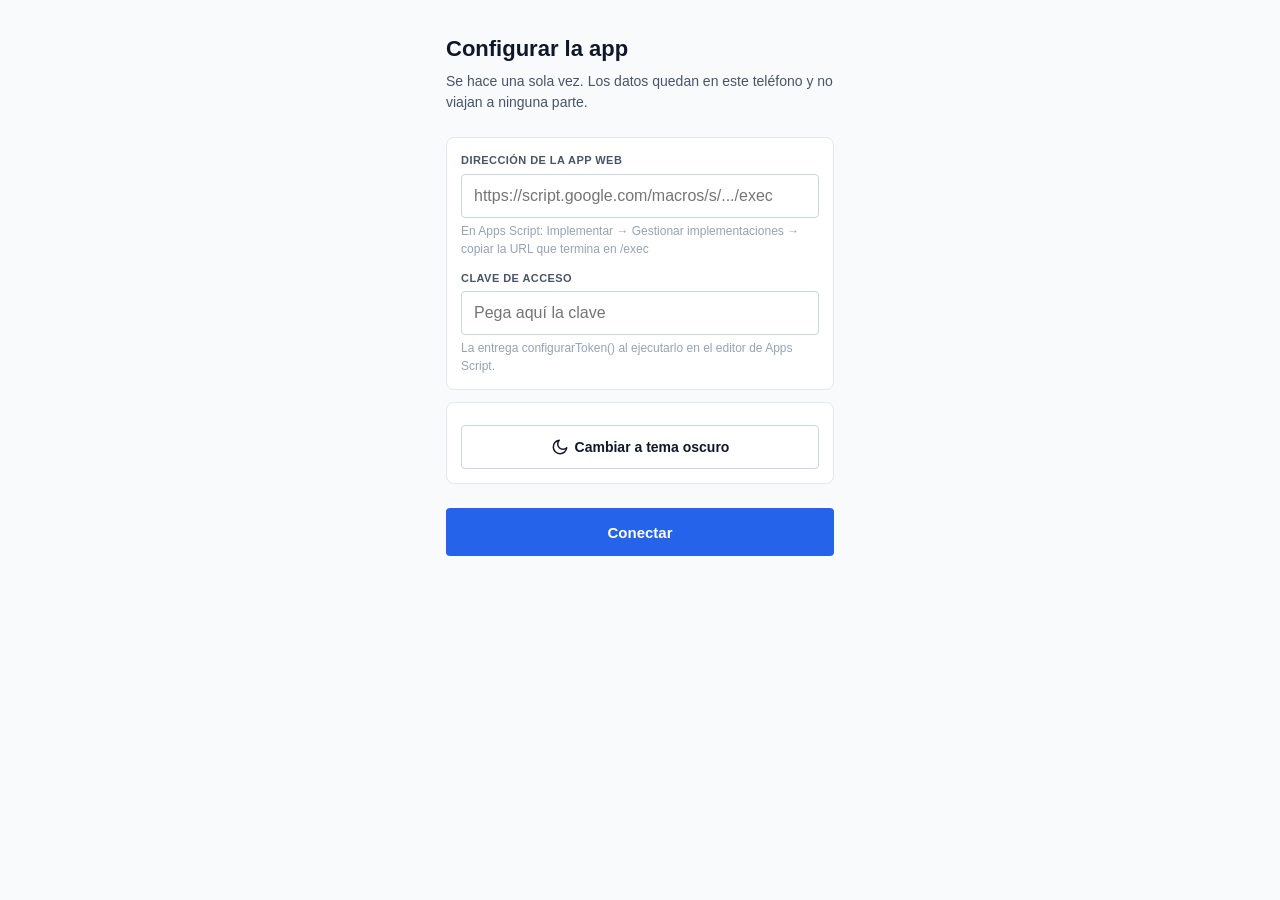
<file: docs/index.html>
<!DOCTYPE html>
<html lang="es">
<head>
<meta charset="utf-8">
<meta name="viewport" content="width=device-width, initial-scale=1, viewport-fit=cover">
<meta name="theme-color" content="#2563eb">
<title>Ronda Fonoaudiología</title>
<link rel="manifest" href="manifest.json">
<link rel="icon" href="icon-192.png">
<link rel="apple-touch-icon" href="icon-192.png">
<link rel="stylesheet" href="styles.css">
</head>
<body>

<!-- Aparece cuando se instaló una versión nueva de la app. Va en el flujo, arriba
     de todo, y no fijo: así no tapa los botones de la cabecera. -->
<div class="aviso-version oculto" id="avisoVersion">
  <button id="avisoVersionCargar">Hay una versión nueva de la app · Toca para cargarla</button>
  <button id="avisoVersionCerrar" aria-label="Ahora no">×</button>
</div>

<!-- Configuración inicial -->
<div id="configuracion" class="oculto"></div>

<!-- App -->
<div id="app" class="oculto">

  <div id="ronda">
    <div class="barra">
      <div class="barra-fila">
        <div class="barra-titulo">
          <div class="eyebrow">Fonoaudiología</div>
          <h1>Ronda</h1>
        </div>
        <button class="pill sync-off" id="pillSync"></button>
        <button class="icon-btn" id="btnRefrescar" aria-label="Actualizar censo"></button>
        <button class="icon-btn" id="btnAjustes" aria-label="Configuración"></button>
      </div>

      <div class="subfila">
        <span id="fechaHoy"></span>
        <span class="frescura" id="estadoLista"></span>
      </div>

      <div class="buscador">
        <button class="buscador-cerrado" id="buscadorCerrado">
          <span id="icoBuscar"></span>
          <span>Buscar cama, nombre o RUT</span>
        </button>
        <div class="buscador-abierto oculto" id="buscadorAbierto">
          <input type="search" id="inputBuscar" placeholder="Cama, nombre o RUT" autocomplete="off">
          <button id="btnCerrarBuscar">Cerrar</button>
        </div>
      </div>

      <div class="progreso">
        <div class="progreso-fila">
          <span id="progresoTexto">—</span>
          <span id="progresoPct" style="font-weight:600;color:var(--primary)">—</span>
        </div>
        <div class="progreso-barra"><div class="progreso-relleno" id="progresoRelleno" style="width:0%"></div></div>
      </div>
    </div>

    <main>
      <div id="lista"></div>
      <button class="plegable oculto" id="bloqueEgresos">
        <span id="icoArchivo"></span>
        <span id="egresosTexto">Egresos recientes</span>
        <span class="flecha" id="icoFlecha"></span>
      </button>
      <div id="listaEgresos" class="oculto" style="margin-top:8px"></div>
    </main>

    <button class="fab" id="fab"><span id="icoMas"></span> Ingreso</button>
  </div>

  <!-- Vista 2 -->
  <div id="dashboard" class="oculto"></div>

  <!-- Vista 3 -->
  <div id="informes" class="oculto"></div>

  <!-- Pantallas a pantalla completa: sesión, ingreso -->
  <div id="pantalla" class="oculto"></div>

  <nav class="nav">
    <button data-vista="ronda" class="activo"><span id="navRonda"></span>Ronda</button>
    <button data-vista="dashboard"><span id="navDash"></span>Dashboard</button>
    <button data-vista="informes"><span id="navInf"></span>Informes</button>
  </nav>
</div>

<div class="toast" id="toast"></div>


<!-- Aquí se arma el informe justo antes de imprimir. Invisible en pantalla. -->
<div id="impresion"></div>

<script src="app.js"></script>
<script src="pantallas.js"></script>
<script src="dashboard.js"></script>
<script src="informes.js"></script>
<script>
  // Los iconos del armazón se insertan una vez, desde el mismo catálogo que usan
  // las pantallas, para no repetir el SVG dentro del HTML.
  document.getElementById('icoBuscar').innerHTML   = ICO.buscar;
  document.getElementById('icoArchivo').innerHTML  = ICO.archivo;
  document.getElementById('icoFlecha').innerHTML   = ICO.flecha;
  document.getElementById('icoMas').innerHTML      = ICO.mas;
  document.getElementById('btnRefrescar').innerHTML = ICO.volver;
  document.getElementById('btnAjustes').innerHTML   = ICO.ajustes;
  document.getElementById('navRonda').innerHTML    = ICO.lista;
  document.getElementById('navDash').innerHTML     = ICO.grafico;
  document.getElementById('navInf').innerHTML      = ICO.doc;

  if ('serviceWorker' in navigator) {
    window.addEventListener('load', () => navigator.serviceWorker.register('sw.js'));

    // Antes una versión nueva llegaba recién al segundo arranque y no había
    // forma de saberlo. Ahora, cuando el service worker nuevo toma el control,
    // se ofrece recargar. Solo si ya había uno: la primera instalación no avisa.
    const habiaVersion = !!navigator.serviceWorker.controller;
    navigator.serviceWorker.addEventListener('controllerchange', () => {
      if (!habiaVersion) return;
      document.getElementById('avisoVersion').classList.remove('oculto');
    });
    document.getElementById('avisoVersionCargar').onclick = () => location.reload();
    document.getElementById('avisoVersionCerrar').onclick = () =>
      document.getElementById('avisoVersion').classList.add('oculto');
  }

  // El service worker anterior (v9) refrescaba cada archivo por su cuenta: con
  // mala señal podía dejar mezclados archivos de dos versiones, y esa mezcla no
  // funciona. Si falta algo de esta versión, se dice qué hacer en vez de fallar
  // en silencio al tocar un botón.
  const completa = typeof actualizar === 'function' && typeof abrirBandeja === 'function' &&
                   typeof Meses === 'object' && typeof actualizarInformes === 'function';
  if (!completa) {
    // Sin arranque: el de app.js (nuevo o viejo) fallaría con esta pantalla
    // puesta y la taparía con "No se pudo iniciar".
    window.iniciar = () => Promise.resolve();
    window.addEventListener('DOMContentLoaded', () => {
      document.body.innerHTML = `<div class="centrado">
          <h1>Falta terminar de actualizar</h1>
          <p>La versión nueva de la app se descargó a medias por falta de señal.
             Conéctate a wifi o a una red con buena señal y toca el botón.</p>
          <button class="btn btn-primario" id="completarVersion">Completar la actualización</button>
        </div>`;
      document.getElementById('completarVersion').onclick = () => {
        const recargar = () => location.reload();
        if (!('serviceWorker' in navigator)) return recargar();
        navigator.serviceWorker.addEventListener('controllerchange', recargar);
        navigator.serviceWorker.getRegistration()
          .then(r => r && r.update())
          .catch(() => {})
          .finally(() => setTimeout(recargar, 8000));
      };
    });
  }
</script>
</body>
</html>
</file>
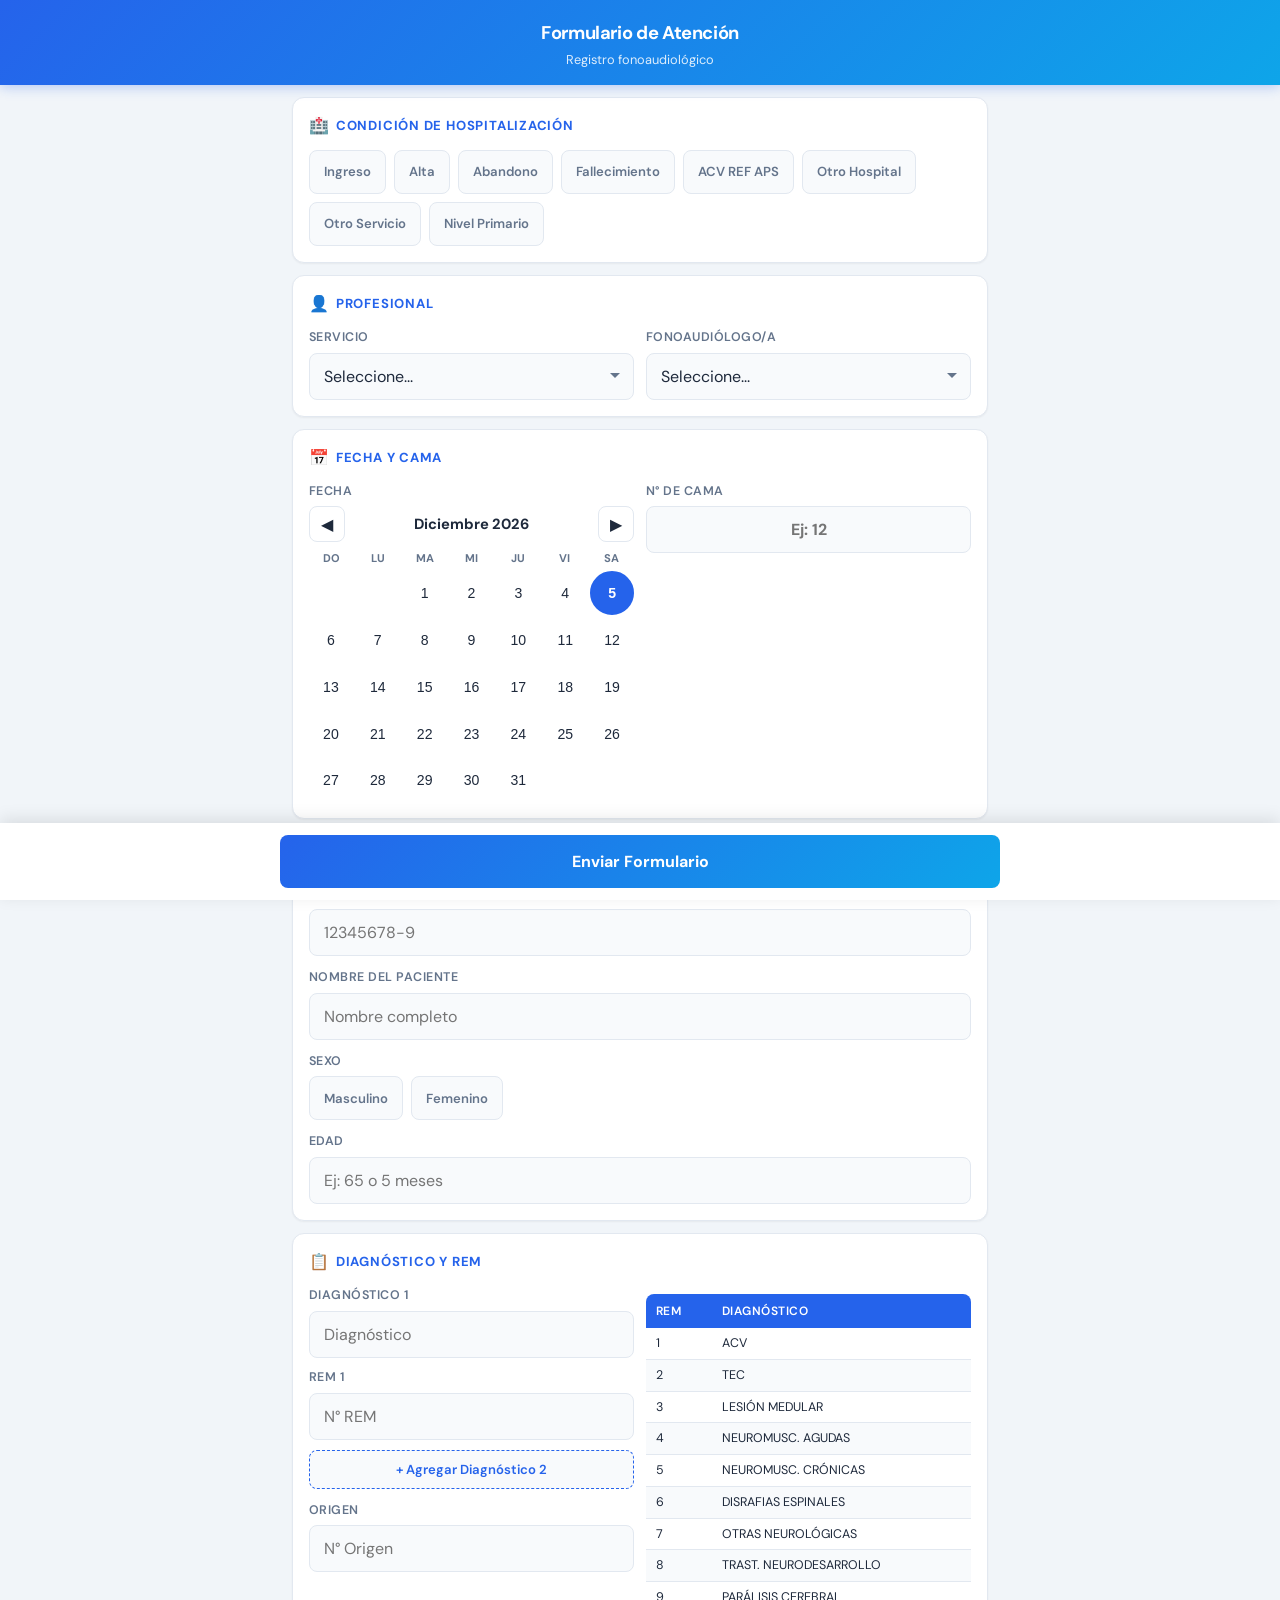
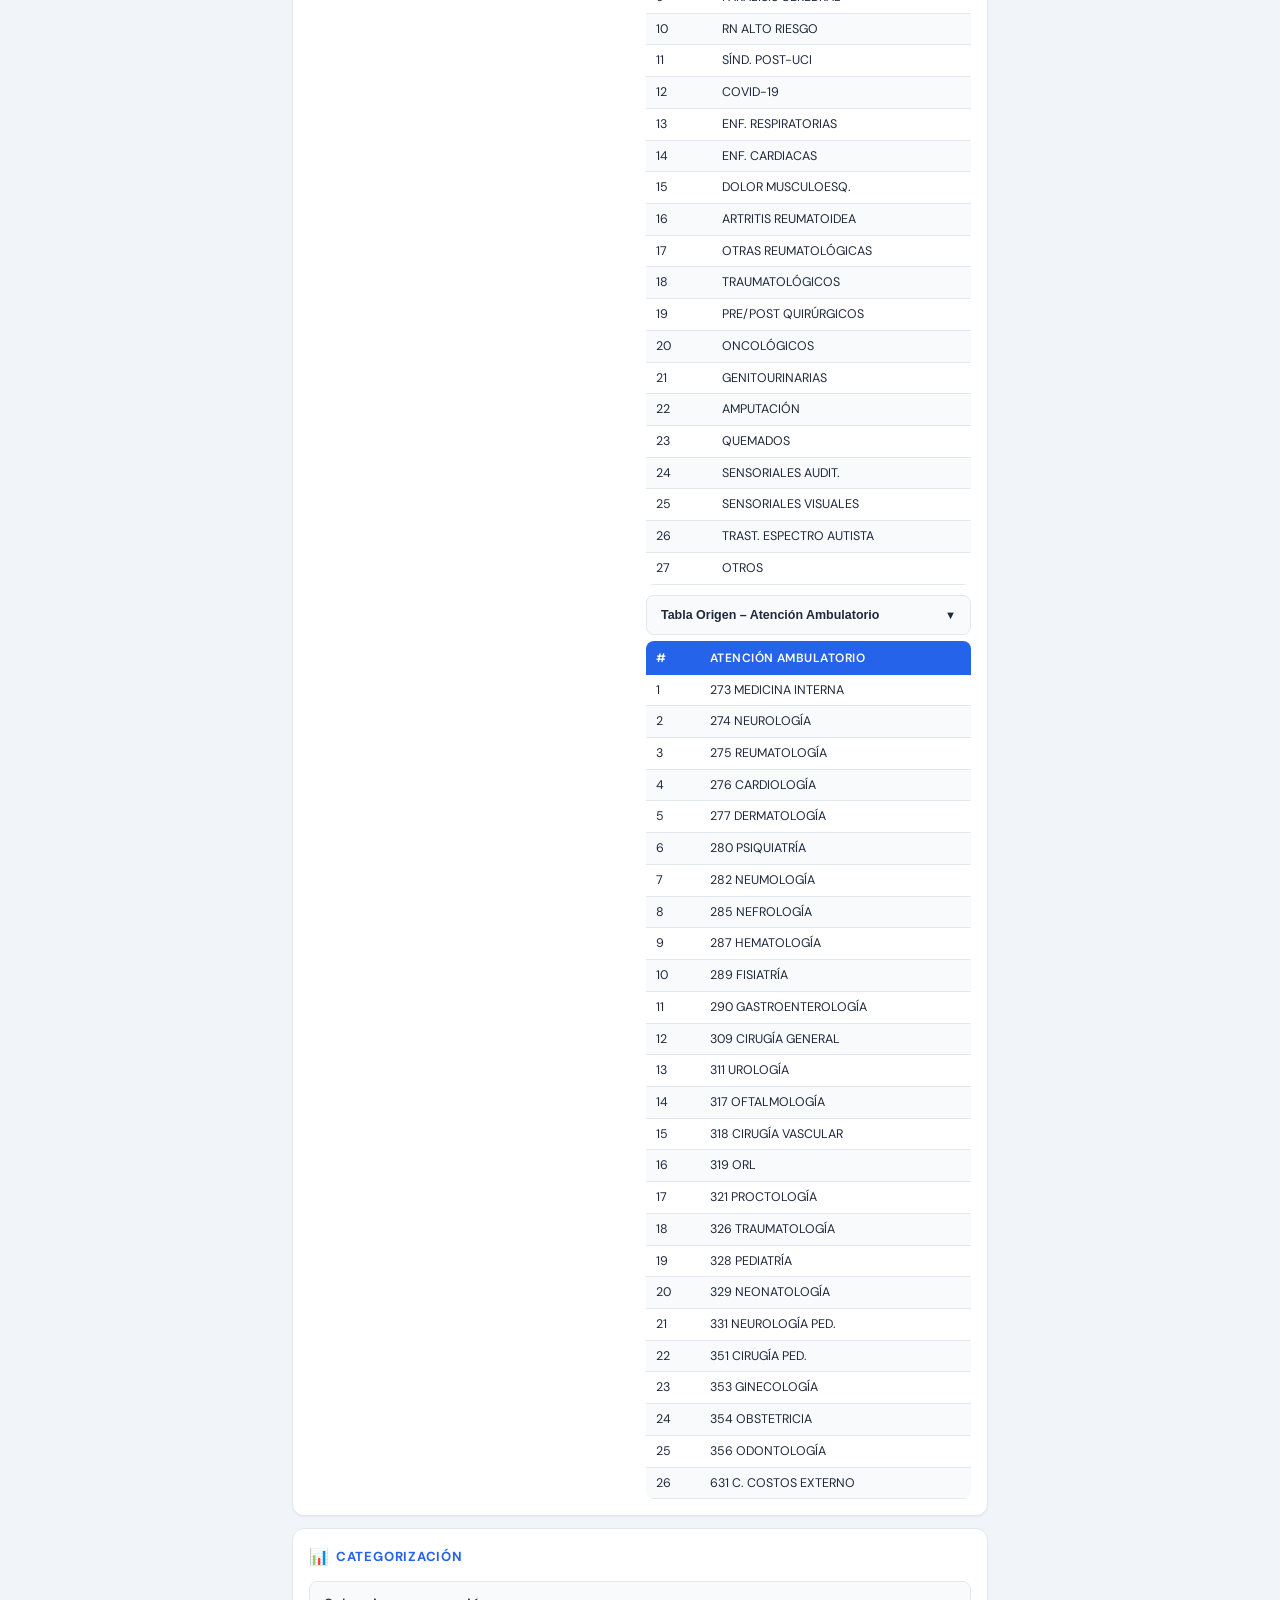
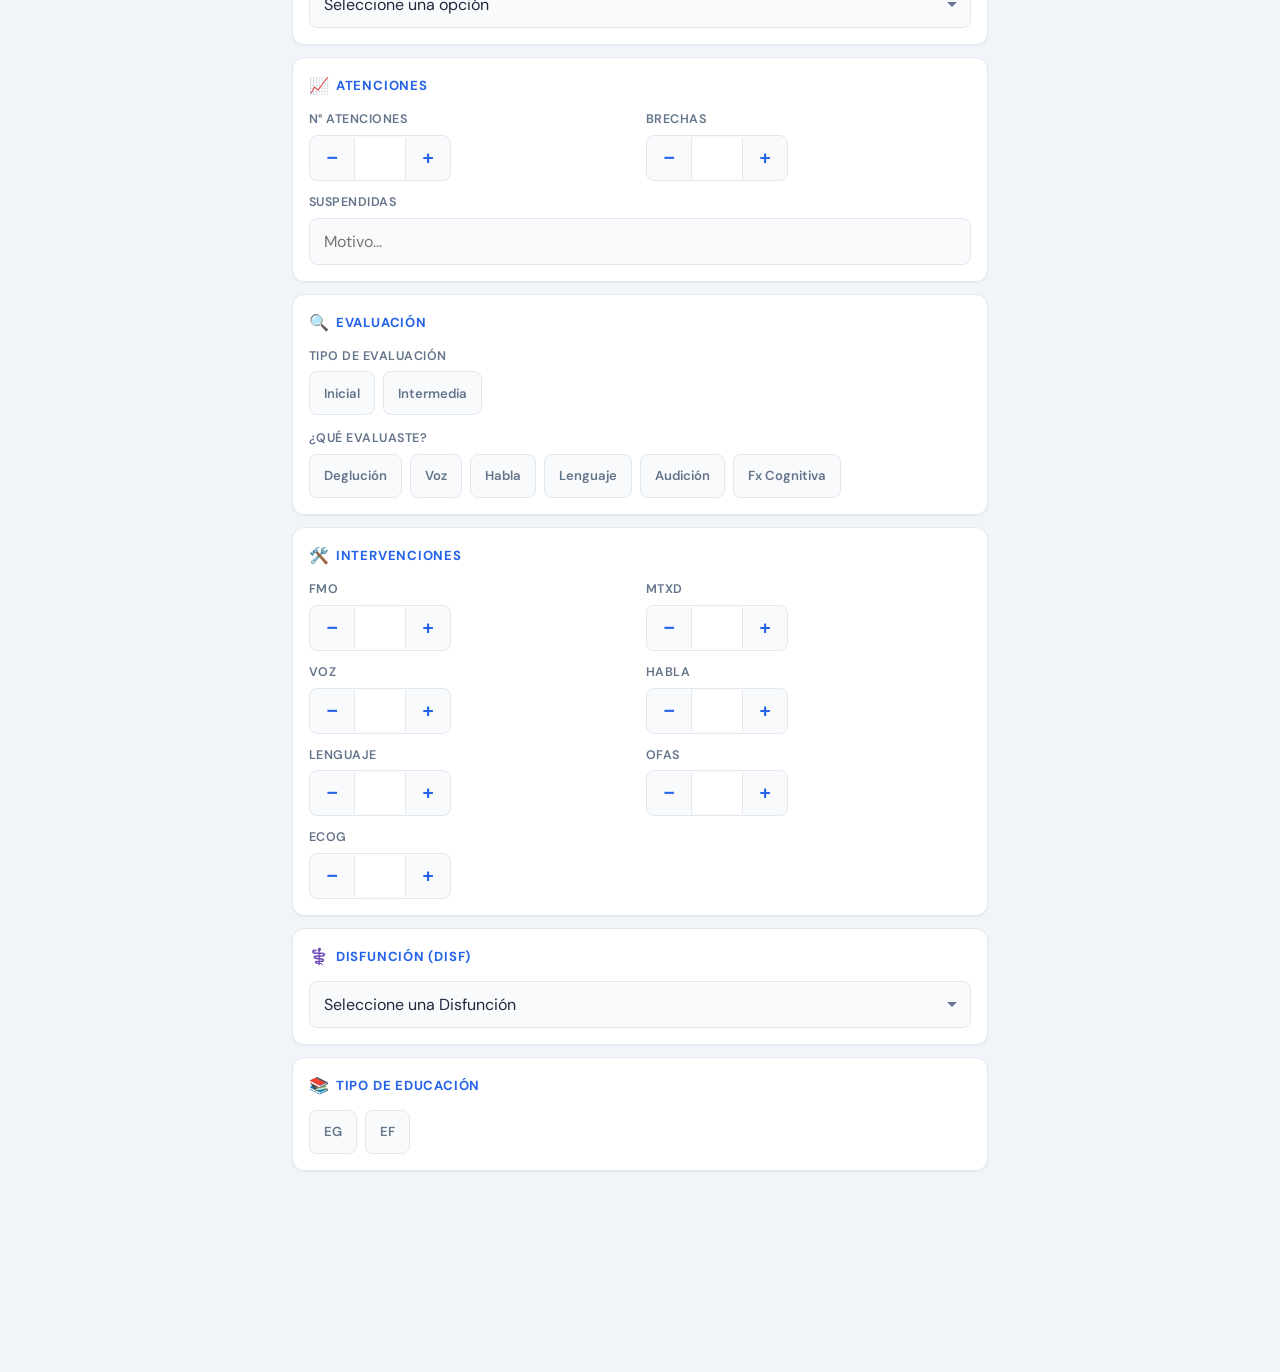
<file: apps-script/Formulario.html>
<!DOCTYPE html>
<html lang="es">
<head>
  <base target="_top">
  <meta charset="UTF-8">
  <meta name="viewport" content="width=device-width, initial-scale=1.0">
  <link rel="preconnect" href="https://fonts.googleapis.com">
  <link href="https://fonts.googleapis.com/css2?family=DM+Sans:wght@400;500;600;700&family=JetBrains+Mono:wght@500&display=swap" rel="stylesheet">
  <style>
    :root {
      --primary: #2563eb;
      --primary-light: #dbeafe;
      --primary-dark: #1d4ed8;
      --accent: #0ea5e9;
      --surface: #ffffff;
      --surface-alt: #f8fafc;
      --bg: #f1f5f9;
      --text: #1e293b;
      --text-secondary: #64748b;
      --border: #e2e8f0;
      --border-focus: #93c5fd;
      --success: #10b981;
      --success-light: #d1fae5;
      --danger: #ef4444;
      --danger-light: #fee2e2;
      --warning: #f59e0b;
      --warning-light: #fef3c7;
      --radius: 12px;
      --radius-sm: 8px;
      --shadow-sm: 0 1px 2px rgba(0,0,0,0.05);
      --shadow: 0 4px 12px rgba(0,0,0,0.08);
      --transition: 0.2s cubic-bezier(0.4, 0, 0.2, 1);
    }

    * { margin: 0; padding: 0; box-sizing: border-box; -webkit-tap-highlight-color: transparent; }

    html { scroll-behavior: smooth; }

    body {
      font-family: 'DM Sans', -apple-system, BlinkMacSystemFont, sans-serif;
      background: var(--bg);
      color: var(--text);
      font-size: 15px;
      line-height: 1.5;
      -webkit-font-smoothing: antialiased;
      padding-bottom: 100px;
      overflow-x: hidden;
    }

    /* ── Header ── */
    .header {
      background: linear-gradient(135deg, var(--primary), var(--accent));
      color: #fff;
      padding: 20px 16px 16px;
      text-align: center;
      position: sticky;
      top: 0;
      z-index: 100;
      box-shadow: 0 2px 12px rgba(37,99,235,0.3);
    }
    .header h1 { font-size: 1.15rem; font-weight: 700; letter-spacing: -0.02em; }
    .header p { font-size: 0.8rem; opacity: 0.85; margin-top: 2px; }

    /* ── Form container ── */
    .form-wrap { max-width: 720px; margin: 0 auto; padding: 12px; }

    /* ── Sections ── */
    .section {
      background: var(--surface);
      border-radius: var(--radius);
      padding: 16px;
      margin-bottom: 12px;
      box-shadow: var(--shadow-sm);
      border: 1px solid var(--border);
    }
    .section-title {
      font-size: 0.82rem;
      font-weight: 700;
      text-transform: uppercase;
      letter-spacing: 0.06em;
      color: var(--primary);
      margin-bottom: 12px;
      display: flex;
      align-items: center;
      gap: 6px;
    }
    .section-title .icon { font-size: 1rem; }

    /* ── Grid ── */
    .grid-2 { display: grid; grid-template-columns: 1fr 1fr; gap: 12px; }
    .grid-full { grid-column: 1 / -1; }

    /* ── Labels ── */
    .field-label {
      display: block;
      font-size: 0.78rem;
      font-weight: 600;
      color: var(--text-secondary);
      margin-bottom: 6px;
      text-transform: uppercase;
      letter-spacing: 0.04em;
    }

    /* ── Inputs ── */
    input[type="text"],
    input[type="number"],
    input[type="date"],
    select {
      width: 100%;
      padding: 12px 14px;
      font-size: 16px !important; /* Evita el zoom automático en iOS */
      font-family: 'DM Sans', sans-serif;
      border: 1.5px solid var(--border);
      border-radius: var(--radius-sm);
      background: var(--surface-alt);
      color: var(--text);
      transition: border-color var(--transition), box-shadow var(--transition);
      -webkit-appearance: none;
      appearance: none;
    }
    input:focus, select:focus {
      outline: none;
      border-color: var(--border-focus);
      box-shadow: 0 0 0 3px rgba(37,99,235,0.12);
      background: #fff;
    }
    input.campo-faltante, select.campo-faltante {
      border-color: var(--danger);
      background: var(--danger-light);
    }
    select {
      background-image: url("data:image/svg+xml,%3Csvg xmlns='http://www.w3.org/2000/svg' width='12' height='12' viewBox='0 0 12 12'%3E%3Cpath fill='%2364748b' d='M6 8L1 3h10z'/%3E%3C/svg%3E");
      background-repeat: no-repeat;
      background-position: right 12px center;
      padding-right: 32px;
    }

    /* ── Aviso de paciente conocido ── */
    .aviso {
      display: none;
      margin-top: 12px;
      padding: 12px 14px;
      border-radius: var(--radius-sm);
      font-size: 0.85rem;
      line-height: 1.45;
    }
    .aviso.visible { display: block; }
    .aviso.conocido { background: var(--success-light); border: 1.5px solid var(--success); color: #065f46; }
    .aviso.nuevo    { background: var(--surface-alt); border: 1.5px solid var(--border); color: var(--text-secondary); }
    .aviso strong { font-weight: 700; }
    .aviso .meta { display: block; margin-top: 3px; font-size: 0.78rem; opacity: 0.9; }
    .aviso button {
      margin-top: 10px;
      width: 100%;
      padding: 10px 12px;
      font-family: inherit;
      font-size: 0.8rem;
      font-weight: 600;
      color: #065f46;
      background: #fff;
      border: 1.5px solid var(--success);
      border-radius: var(--radius-sm);
      cursor: pointer;
      text-align: left;
    }
    .aviso button:active { background: var(--success-light); }

    /* ── Toggle buttons ── */
    .toggle-group { display: flex; flex-wrap: wrap; gap: 8px; }
    .toggle-btn { position: relative; }
    .toggle-btn input { position: absolute; opacity: 0; width: 0; height: 0; }
    .toggle-btn label {
      display: inline-flex;
      align-items: center;
      justify-content: center;
      padding: 10px 14px;
      font-size: 0.82rem;
      font-weight: 600;
      color: var(--text-secondary);
      background: var(--surface-alt);
      border: 1.5px solid var(--border);
      border-radius: var(--radius-sm);
      cursor: pointer;
      transition: all var(--transition);
      user-select: none;
      text-align: center;
      min-height: 44px;
      line-height: 1.2;
    }
    .toggle-btn input:checked + label {
      background: var(--primary);
      color: #fff;
      border-color: var(--primary);
    }
    .toggle-btn input:checked + label.toggle-danger  { background: var(--danger);  border-color: var(--danger); }
    .toggle-btn input:checked + label.toggle-success { background: var(--success); border-color: var(--success); }
    .toggle-btn input:checked + label.toggle-warning { background: var(--warning); border-color: var(--warning); }

    /* ── Stepper ── */
    .stepper {
      display: flex;
      align-items: center;
      border: 1.5px solid var(--border);
      border-radius: var(--radius-sm);
      overflow: hidden;
      background: var(--surface-alt);
      width: fit-content;
    }
    .stepper button {
      width: 44px; height: 44px;
      border: none; background: transparent;
      font-size: 1.2rem; font-weight: 700;
      color: var(--primary); cursor: pointer;
      display: flex; align-items: center; justify-content: center;
    }
    .stepper button:active { background: var(--primary-light); }
    .stepper input {
      width: 52px; text-align: center;
      border: none;
      border-left: 1px solid var(--border);
      border-right: 1px solid var(--border);
      border-radius: 0;
      background: #fff;
      font-family: 'JetBrains Mono', monospace;
      font-size: 16px !important;
      font-weight: 500;
      padding: 10px 4px;
    }
    .stepper input:focus { box-shadow: none; }

    /* ── Calendario ── */
    .cal-container { margin-top: 4px; }
    .cal-header { display: flex; align-items: center; justify-content: space-between; margin-bottom: 8px; }
    .cal-header span { font-size: 0.92rem; font-weight: 700; color: var(--text); }
    .cal-nav {
      background: none; border: 1.5px solid var(--border); border-radius: 8px;
      width: 36px; height: 36px; font-size: 1rem; cursor: pointer;
      display: flex; align-items: center; justify-content: center; color: var(--text);
    }
    .cal-nav:active { background: var(--primary-light); }
    .cal-weekdays { display: grid; grid-template-columns: repeat(7, 1fr); gap: 2px; margin-bottom: 4px; }
    .cal-weekdays span { text-align: center; font-size: 0.7rem; font-weight: 700; color: var(--text-secondary); text-transform: uppercase; }
    .cal-days { display: grid; grid-template-columns: repeat(7, 1fr); gap: 3px; }
    .cal-day {
      aspect-ratio: 1; display: flex; align-items: center; justify-content: center;
      font-size: 0.88rem; font-weight: 500; border-radius: 50%;
      cursor: pointer; border: none; background: none; color: var(--text); min-height: 38px;
    }
    .cal-day:hover { background: var(--primary-light); }
    .cal-day.selected { background: var(--primary); color: #fff; font-weight: 700; }
    .cal-day.today { border: 2px solid var(--primary); }
    .cal-day.empty { pointer-events: none; }

    /* ── Colapsables ── */
    .collapsible-toggle {
      display: none;
      width: 100%;
      padding: 12px 14px;
      font-size: 0.85rem;
      font-weight: 600;
      background: var(--surface-alt);
      border: 1.5px solid var(--border);
      border-radius: var(--radius-sm);
      cursor: pointer;
      text-align: left;
      color: var(--text);
      justify-content: space-between;
      align-items: center;
    }
    .collapsible-toggle .arrow { transition: transform var(--transition); font-size: 0.7rem; }
    .collapsible-toggle.open .arrow { transform: rotate(180deg); }
    .collapsible-content { max-height: 0; overflow: hidden; transition: max-height 0.35s ease; }
    .collapsible-content.open { max-height: 2000px; }

    /* ── Tablas de referencia ── */
    .ref-table { width: 100%; border-collapse: collapse; font-size: 0.78rem; margin-top: 8px; border-radius: var(--radius-sm); overflow: hidden; }
    .ref-table th {
      background: var(--primary); color: #fff; padding: 8px 10px; text-align: left;
      font-weight: 600; font-size: 0.75rem; text-transform: uppercase; letter-spacing: 0.04em;
    }
    .ref-table td { padding: 6px 10px; border-bottom: 1px solid var(--border); color: var(--text); }
    .ref-table tr:nth-child(even) td { background: var(--surface-alt); }

    /* ── Envío ── */
    .submit-bar {
      position: sticky;
      bottom: 0;
      background: var(--surface);
      padding: 12px 16px;
      box-shadow: 0 -4px 16px rgba(0,0,0,0.1);
      z-index: 100;
      display: flex;
      justify-content: center;
    }
    .submit-btn {
      width: 100%; max-width: 720px; padding: 16px;
      font-family: inherit; font-size: 1rem; font-weight: 700; color: #fff;
      background: linear-gradient(135deg, var(--primary), var(--accent));
      border: none; border-radius: var(--radius-sm); cursor: pointer;
    }
    .submit-btn:active { transform: scale(0.98); }
    .submit-btn:disabled { opacity: 0.6; cursor: not-allowed; }

    /* ── Overlay ── */
    .loading-overlay {
      display: none; position: fixed; inset: 0;
      background: rgba(255,255,255,0.9); z-index: 999;
      align-items: center; justify-content: center; flex-direction: column; gap: 12px;
    }
    .loading-overlay.active { display: flex; }
    .spinner {
      width: 40px; height: 40px;
      border: 3px solid var(--border); border-top-color: var(--primary);
      border-radius: 50%; animation: spin 0.7s linear infinite;
    }
    @keyframes spin { to { transform: rotate(360deg); } }

    /* ── Toast ── */
    .toast {
      position: fixed; bottom: 80px; left: 50%;
      transform: translateX(-50%) translateY(20px);
      max-width: 90vw;
      padding: 12px 20px; border-radius: var(--radius-sm);
      font-size: 0.85rem; font-weight: 600; color: #fff;
      z-index: 200; opacity: 0; transition: all 0.3s ease; pointer-events: none;
    }
    .toast.show { opacity: 1; transform: translateX(-50%) translateY(0); }
    .toast.success { background: var(--success); }
    .toast.error   { background: var(--danger); }

    /* ── Responsive ── */
    @media (max-width: 640px) {
      .form-wrap { padding: 8px; }
      .section { padding: 14px; margin-bottom: 10px; }
      .grid-2 { grid-template-columns: 1fr; gap: 10px; }
      .grid-2-keep { grid-template-columns: 1fr 1fr; }
      .toggle-group { gap: 6px; }
      .toggle-btn label { padding: 9px 11px; font-size: 0.78rem; }
      .desktop-only { display: none !important; }
      /* block, no flex: un <select> en modo flex se renderiza mal en Android */
      .mobile-only { display: block !important; }
      .toggle-group.mobile-only { display: flex !important; }
      .collapsible-toggle { display: flex; }
    }
    @media (min-width: 641px) {
      .mobile-only { display: none !important; }
      .collapsible-toggle { display: none; }
      .collapsible-content { max-height: none !important; overflow: visible; }
    }
  </style>
</head>
<body>

  <div class="loading-overlay" id="loadingOverlay">
    <div class="spinner"></div>
    <span style="font-weight:600;color:var(--text-secondary);">Enviando datos...</span>
  </div>

  <div class="toast" id="toast"></div>

  <div class="header">
    <h1>Formulario de Atención</h1>
    <p>Registro fonoaudiológico</p>
  </div>

  <div class="form-wrap">

    <!-- ═══ Condición de Hospitalización ═══ -->
    <div class="section">
      <div class="section-title"><span class="icon">🏥</span> Condición de Hospitalización</div>
      <div class="toggle-group" id="condicionGroup">
        <div class="toggle-btn"><input type="radio" id="cond1" name="condicionHospitalizacion" value="Ingreso"><label for="cond1" class="toggle-success">Ingreso</label></div>
        <div class="toggle-btn"><input type="radio" id="cond2" name="condicionHospitalizacion" value="Alta"><label for="cond2">Alta</label></div>
        <div class="toggle-btn"><input type="radio" id="cond3" name="condicionHospitalizacion" value="Abandono"><label for="cond3" class="toggle-danger">Abandono</label></div>
        <div class="toggle-btn"><input type="radio" id="cond4" name="condicionHospitalizacion" value="Fallecimiento"><label for="cond4" class="toggle-danger">Fallecimiento</label></div>
        <div class="toggle-btn"><input type="radio" id="cond5" name="condicionHospitalizacion" value="ACV REF APS"><label for="cond5" class="toggle-warning">ACV REF APS</label></div>
        <div class="toggle-btn"><input type="radio" id="cond6" name="condicionHospitalizacion" value="Otro Hospital"><label for="cond6">Otro Hospital</label></div>
        <div class="toggle-btn"><input type="radio" id="cond7" name="condicionHospitalizacion" value="Otro Servicio"><label for="cond7">Otro Servicio</label></div>
        <div class="toggle-btn"><input type="radio" id="cond8" name="condicionHospitalizacion" value="Nivel Primario"><label for="cond8">Nivel Primario</label></div>
      </div>
    </div>

    <!-- ═══ Servicio y Fonoaudiólogo ═══ -->
    <div class="section">
      <div class="section-title"><span class="icon">👤</span> Profesional</div>
      <div class="grid-2">
        <div>
          <label class="field-label" for="servicio">Servicio</label>
          <select id="servicio"><option value="">Seleccione...</option></select>
        </div>
        <div>
          <label class="field-label" for="fonoaudiólogo">Fonoaudiólogo/a</label>
          <select id="fonoaudiólogo"><option value="">Seleccione...</option></select>
        </div>
      </div>
    </div>

    <!-- ═══ Fecha y Cama ═══ -->
    <div class="section">
      <div class="section-title"><span class="icon">📅</span> Fecha y Cama</div>
      <div class="grid-2 grid-2-keep">
        <div>
          <label class="field-label">Fecha</label>
          <div class="cal-container" id="calContainer"></div>
          <input type="hidden" id="fecha" value="">
        </div>
        <div>
          <label class="field-label" for="cama">N° de Cama</label>
          <input type="text" id="cama" inputmode="numeric" placeholder="Ej: 12" style="font-size:1.3rem;text-align:center;font-weight:700;">
        </div>
      </div>
    </div>

    <!-- ═══ Datos del Paciente ═══ -->
    <div class="section">
      <div class="section-title"><span class="icon">🧑‍⚕️</span> Datos del Paciente</div>

      <div>
        <label class="field-label" for="rut">RUT</label>
        <input type="text" id="rut" placeholder="12345678-9" autocomplete="off">
        <div class="aviso" id="avisoPaciente"></div>
      </div>

      <div style="margin-top:12px;">
        <label class="field-label" for="nombrePaciente">Nombre del Paciente</label>
        <input type="text" id="nombrePaciente" placeholder="Nombre completo">
      </div>

      <div style="margin-top:12px;">
        <label class="field-label">Sexo</label>
        <div class="toggle-group">
          <div class="toggle-btn"><input type="radio" id="sexoM" name="sexo" value="MASCULINO"><label for="sexoM">Masculino</label></div>
          <div class="toggle-btn"><input type="radio" id="sexoF" name="sexo" value="FEMENINO"><label for="sexoF">Femenino</label></div>
        </div>
      </div>

      <div style="margin-top:12px;">
        <label class="field-label" for="edad">Edad</label>
        <input type="text" id="edad" placeholder="Ej: 65 o 5 meses">
      </div>
    </div>

    <!-- ═══ Diagnóstico, REM y Origen ═══ -->
    <div class="section">
      <div class="section-title"><span class="icon">📋</span> Diagnóstico y REM</div>
      <div class="grid-2">
        <div>
          <div id="diagnostico1Block">
            <label class="field-label" for="diagnostico1Text">Diagnóstico 1</label>
            <input type="text" id="diagnostico1Text" placeholder="Diagnóstico">
            <div style="margin-top:10px;">
              <label class="field-label" for="rem1">REM 1</label>
              <input type="text" id="rem1" inputmode="numeric" placeholder="N° REM" class="desktop-only" style="display:block;">
              <select id="rem1Select" class="mobile-only" style="display:none;" onchange="document.getElementById('rem1').value = this.value;">
                <option value="">Seleccionar REM...</option>
              </select>
            </div>
          </div>

          <div id="diagnosticoContainer"></div>

          <button type="button" id="botonDiagnostico" onclick="agregarDiagnostico()" style="margin-top:10px;padding:10px 16px;font-family:inherit;font-size:0.82rem;font-weight:600;background:var(--surface-alt);color:var(--primary);border:1.5px dashed var(--primary);border-radius:var(--radius-sm);cursor:pointer;width:100%;">
            + Agregar Diagnóstico 2
          </button>

          <div style="margin-top:12px;">
            <label class="field-label" for="origen">Origen</label>
            <input type="text" id="origen" inputmode="numeric" placeholder="N° Origen" class="desktop-only" style="display:block;">
            <select id="origenSelect" class="mobile-only" style="display:none;" onchange="document.getElementById('origen').value = this.value;">
              <option value="">Seleccionar Origen...</option>
            </select>
          </div>
        </div>

        <div class="desktop-only">
          <table class="ref-table">
            <thead><tr><th>REM</th><th>Diagnóstico</th></tr></thead>
            <tbody id="tablaRemBody"></tbody>
          </table>

          <button class="collapsible-toggle" style="display:flex;margin-top:10px;font-size:0.78rem;" onclick="this.classList.toggle('open');this.nextElementSibling.classList.toggle('open');">
            Tabla Origen – Atención Ambulatorio <span class="arrow">▼</span>
          </button>
          <div class="collapsible-content">
            <table class="ref-table" style="margin-top:6px;">
              <thead><tr><th>#</th><th>Atención Ambulatorio</th></tr></thead>
              <tbody id="tablaOrigenBody"></tbody>
            </table>
          </div>
        </div>
      </div>
    </div>

    <!-- ═══ Categorización ═══ -->
    <div class="section">
      <div class="section-title"><span class="icon">📊</span> Categorización</div>
      <select id="categorizacion" class="desktop-only" style="display:block;">
        <option value="">Seleccione una opción</option>
        <option value="2">Alta - 2</option>
        <option value="1">Media - 1</option>
        <option value="1-2 POR SEMANA">Baja - 1-2 por semana</option>
        <option value="NSP">No se presenta</option>
      </select>
      <div class="toggle-group mobile-only" id="categorizacionMobile" style="display:none;">
        <div class="toggle-btn"><input type="radio" id="cat1" name="categorizacionM" value="2" onchange="document.getElementById('categorizacion').value=this.value"><label for="cat1">Alta (2)</label></div>
        <div class="toggle-btn"><input type="radio" id="cat2" name="categorizacionM" value="1" onchange="document.getElementById('categorizacion').value=this.value"><label for="cat2">Media (1)</label></div>
        <div class="toggle-btn"><input type="radio" id="cat3" name="categorizacionM" value="1-2 POR SEMANA" onchange="document.getElementById('categorizacion').value=this.value"><label for="cat3">Baja</label></div>
        <div class="toggle-btn"><input type="radio" id="cat4" name="categorizacionM" value="NSP" onchange="document.getElementById('categorizacion').value=this.value"><label for="cat4" class="toggle-warning">NSP</label></div>
      </div>
    </div>

    <!-- ═══ Atenciones ═══ -->
    <div class="section">
      <div class="section-title"><span class="icon">📈</span> Atenciones</div>
      <div class="grid-2 grid-2-keep">
        <div>
          <label class="field-label">N° Atenciones</label>
          <div class="stepper">
            <button type="button" onclick="cambiarValor('atencionesRealizadas',-1)">−</button>
            <input type="number" id="atencionesRealizadas" value="" inputmode="numeric">
            <button type="button" onclick="cambiarValor('atencionesRealizadas',1)">+</button>
          </div>
        </div>
        <div>
          <label class="field-label">Brechas</label>
          <div class="stepper">
            <button type="button" onclick="cambiarValor('brechas',-1)">−</button>
            <input type="number" id="brechas" value="" inputmode="numeric">
            <button type="button" onclick="cambiarValor('brechas',1)">+</button>
          </div>
        </div>
      </div>
      <div style="margin-top:12px;">
        <label class="field-label" for="suspendidas">Suspendidas</label>
        <input type="text" id="suspendidas" placeholder="Motivo...">
      </div>
    </div>

    <!-- ═══ Evaluación ═══ -->
    <div class="section">
      <div class="section-title"><span class="icon">🔍</span> Evaluación</div>
      <label class="field-label">Tipo de Evaluación</label>
      <div class="toggle-group" style="margin-bottom:14px;">
        <div class="toggle-btn"><input type="radio" id="evalInicial" name="tipoEvaluacion" value="Inicial"><label for="evalInicial">Inicial</label></div>
        <div class="toggle-btn"><input type="radio" id="evalIntermedia" name="tipoEvaluacion" value="Intermedia"><label for="evalIntermedia">Intermedia</label></div>
      </div>
      <label class="field-label">¿Qué evaluaste?</label>
      <div class="toggle-group">
        <div class="toggle-btn"><input type="checkbox" id="evDeg" name="evaluacion" value="Deglución"><label for="evDeg">Deglución</label></div>
        <div class="toggle-btn"><input type="checkbox" id="evVoz" name="evaluacion" value="Voz"><label for="evVoz">Voz</label></div>
        <div class="toggle-btn"><input type="checkbox" id="evHab" name="evaluacion" value="Habla"><label for="evHab">Habla</label></div>
        <div class="toggle-btn"><input type="checkbox" id="evLen" name="evaluacion" value="Lenguaje"><label for="evLen">Lenguaje</label></div>
        <div class="toggle-btn"><input type="checkbox" id="evAud" name="evaluacion" value="Audición"><label for="evAud">Audición</label></div>
        <div class="toggle-btn"><input type="checkbox" id="evCog" name="evaluacion" value="Función Cognitiva"><label for="evCog">Fx Cognitiva</label></div>
      </div>
    </div>

    <!-- ═══ Intervenciones ═══ -->
    <div class="section">
      <div class="section-title"><span class="icon">🛠️</span> Intervenciones</div>
      <div class="grid-2 grid-2-keep" id="intervencionesGrid"></div>
    </div>

    <!-- ═══ DISF ═══ -->
    <div class="section">
      <div class="section-title"><span class="icon">⚕️</span> Disfunción (DISF)</div>
      <select id="disf-select" class="desktop-only" style="display:block;">
        <option value="">Seleccione una Disfunción</option>
        <option value="M">M: Mecánica</option>
        <option value="PS">PS: Psicógena</option>
        <option value="S">S: Sarcopénica</option>
        <option value="N">N: Neurológica</option>
        <option value="I">I: Iatrogénica</option>
        <option value="U">U: UCI</option>
      </select>
      <div class="toggle-group mobile-only" id="disfMobile" style="display:none;">
        <div class="toggle-btn"><input type="radio" id="disfM"  name="disfM" value="M"  onchange="document.getElementById('disf-select').value=this.value"><label for="disfM">M<br><small style="font-weight:400;opacity:0.8;">Mecánica</small></label></div>
        <div class="toggle-btn"><input type="radio" id="disfPS" name="disfM" value="PS" onchange="document.getElementById('disf-select').value=this.value"><label for="disfPS">PS<br><small style="font-weight:400;opacity:0.8;">Psicógena</small></label></div>
        <div class="toggle-btn"><input type="radio" id="disfS"  name="disfM" value="S"  onchange="document.getElementById('disf-select').value=this.value"><label for="disfS">S<br><small style="font-weight:400;opacity:0.8;">Sarcopénica</small></label></div>
        <div class="toggle-btn"><input type="radio" id="disfN"  name="disfM" value="N"  onchange="document.getElementById('disf-select').value=this.value"><label for="disfN">N<br><small style="font-weight:400;opacity:0.8;">Neurológica</small></label></div>
        <div class="toggle-btn"><input type="radio" id="disfI"  name="disfM" value="I"  onchange="document.getElementById('disf-select').value=this.value"><label for="disfI">I<br><small style="font-weight:400;opacity:0.8;">Iatrogénica</small></label></div>
        <div class="toggle-btn"><input type="radio" id="disfU"  name="disfM" value="U"  onchange="document.getElementById('disf-select').value=this.value"><label for="disfU">U<br><small style="font-weight:400;opacity:0.8;">UCI</small></label></div>
      </div>
    </div>

    <!-- ═══ Educación ═══ -->
    <div class="section">
      <div class="section-title"><span class="icon">📚</span> Tipo de Educación</div>
      <div class="toggle-group">
        <div class="toggle-btn"><input type="checkbox" id="egCheck" name="eg" value="1"><label for="egCheck">EG</label></div>
        <div class="toggle-btn"><input type="checkbox" id="efCheck" name="ef" value="1"><label for="efCheck">EF</label></div>
      </div>
    </div>

  </div>

  <div class="submit-bar">
    <button type="button" class="submit-btn" id="submitBtn" onclick="guardarDatos()">Enviar Formulario</button>
  </div>

  <script>
    // ══════════════════════════════════════
    // Catálogos
    // ══════════════════════════════════════
    var REM_OPCIONES = [
      [1,'ACV'], [2,'TEC'], [3,'LESIÓN MEDULAR'], [4,'NEUROMUSC. AGUDAS'],
      [5,'NEUROMUSC. CRÓNICAS'], [6,'DISRAFIAS ESPINALES'], [7,'OTRAS NEUROLÓGICAS'],
      [8,'TRAST. NEURODESARROLLO'], [9,'PARÁLISIS CEREBRAL'], [10,'RN ALTO RIESGO'],
      [11,'SÍND. POST-UCI'], [12,'COVID-19'], [13,'ENF. RESPIRATORIAS'],
      [14,'ENF. CARDIACAS'], [15,'DOLOR MUSCULOESQ.'], [16,'ARTRITIS REUMATOIDEA'],
      [17,'OTRAS REUMATOLÓGICAS'], [18,'TRAUMATOLÓGICOS'], [19,'PRE/POST QUIRÚRGICOS'],
      [20,'ONCOLÓGICOS'], [21,'GENITOURINARIAS'], [22,'AMPUTACIÓN'], [23,'QUEMADOS'],
      [24,'SENSORIALES AUDIT.'], [25,'SENSORIALES VISUALES'],
      [26,'TRAST. ESPECTRO AUTISTA'], [27,'OTROS']
    ];

    var ORIGEN_OPCIONES = [
      [1,'273 MEDICINA INTERNA'], [2,'274 NEUROLOGÍA'], [3,'275 REUMATOLOGÍA'],
      [4,'276 CARDIOLOGÍA'], [5,'277 DERMATOLOGÍA'], [6,'280 PSIQUIATRÍA'],
      [7,'282 NEUMOLOGÍA'], [8,'285 NEFROLOGÍA'], [9,'287 HEMATOLOGÍA'],
      [10,'289 FISIATRÍA'], [11,'290 GASTROENTEROLOGÍA'], [12,'309 CIRUGÍA GENERAL'],
      [13,'311 UROLOGÍA'], [14,'317 OFTALMOLOGÍA'], [15,'318 CIRUGÍA VASCULAR'],
      [16,'319 ORL'], [17,'321 PROCTOLOGÍA'], [18,'326 TRAUMATOLOGÍA'],
      [19,'328 PEDIATRÍA'], [20,'329 NEONATOLOGÍA'], [21,'331 NEUROLOGÍA PED.'],
      [22,'351 CIRUGÍA PED.'], [23,'353 GINECOLOGÍA'], [24,'354 OBSTETRICIA'],
      [25,'356 ODONTOLOGÍA'], [26,'631 C. COSTOS EXTERNO']
    ];

    var INTERVENCIONES = ['FMO','MTXD','Voz','Habla','Lenguaje','OFAS','ECOG'];

    function poblarCatalogos() {
      var remSel = document.getElementById('rem1Select');
      var remTbody = document.getElementById('tablaRemBody');
      REM_OPCIONES.forEach(function (o) {
        remSel.add(new Option(o[0] + ' - ' + o[1], o[0]));
        var tr = remTbody.insertRow();
        tr.insertCell().textContent = o[0];
        tr.insertCell().textContent = o[1];
      });

      var origenSel = document.getElementById('origenSelect');
      var origenTbody = document.getElementById('tablaOrigenBody');
      ORIGEN_OPCIONES.forEach(function (o) {
        origenSel.add(new Option(o[0] + ' - ' + o[1], o[0]));
        var tr = origenTbody.insertRow();
        tr.insertCell().textContent = o[0];
        tr.insertCell().textContent = o[1];
      });

      var grid = document.getElementById('intervencionesGrid');
      INTERVENCIONES.forEach(function (nombre) {
        var id = 'intervencion' + nombre;
        var div = document.createElement('div');
        div.innerHTML =
          '<label class="field-label">' + nombre + '</label>' +
          '<div class="stepper">' +
            '<button type="button" onclick="cambiarValor(\'' + id + '\',-1)">−</button>' +
            '<input type="number" id="' + id + '" value="" inputmode="numeric">' +
            '<button type="button" onclick="cambiarValor(\'' + id + '\',1)">+</button>' +
          '</div>';
        grid.appendChild(div);
      });
    }

    // ══════════════════════════════════════
    // Calendario
    // ══════════════════════════════════════
    var calYear, calMonth, calSelectedDay;

    function initCalendar() {
      var now = new Date();
      calYear = now.getFullYear();
      calMonth = now.getMonth();
      calSelectedDay = now.getDate();
      setFechaValue(calYear, calMonth, calSelectedDay);
      renderCalendar();
    }

    function setFechaValue(y, m, d) {
      document.getElementById('fecha').value =
        y + '-' + String(m + 1).padStart(2, '0') + '-' + String(d).padStart(2, '0');
    }

    function renderCalendar() {
      var container = document.getElementById('calContainer');
      var firstDay = new Date(calYear, calMonth, 1).getDay();
      var daysInMonth = new Date(calYear, calMonth + 1, 0).getDate();
      var today = new Date();
      var meses = ['Enero','Febrero','Marzo','Abril','Mayo','Junio','Julio','Agosto','Septiembre','Octubre','Noviembre','Diciembre'];

      var sel = document.getElementById('fecha').value.split('-');
      var selY = parseInt(sel[0], 10), selM = parseInt(sel[1], 10) - 1, selD = parseInt(sel[2], 10);

      var html =
        '<div class="cal-header">' +
          '<button type="button" class="cal-nav" onclick="changeMonth(-1)">◀</button>' +
          '<span>' + meses[calMonth] + ' ' + calYear + '</span>' +
          '<button type="button" class="cal-nav" onclick="changeMonth(1)">▶</button>' +
        '</div>' +
        '<div class="cal-weekdays"><span>Do</span><span>Lu</span><span>Ma</span><span>Mi</span><span>Ju</span><span>Vi</span><span>Sa</span></div>' +
        '<div class="cal-days">';

      for (var i = 0; i < firstDay; i++) html += '<div class="cal-day empty"></div>';

      for (var d = 1; d <= daysInMonth; d++) {
        var classes = 'cal-day';
        if (d === today.getDate() && calMonth === today.getMonth() && calYear === today.getFullYear()) classes += ' today';
        if (d === selD && calMonth === selM && calYear === selY) classes += ' selected';
        html += '<button type="button" class="' + classes + '" onclick="selectDay(' + d + ')">' + d + '</button>';
      }

      container.innerHTML = html + '</div>';
    }

    function changeMonth(delta) {
      calMonth += delta;
      if (calMonth > 11) { calMonth = 0; calYear++; }
      if (calMonth < 0)  { calMonth = 11; calYear--; }
      renderCalendar();
    }

    function selectDay(d) {
      calSelectedDay = d;
      setFechaValue(calYear, calMonth, d);
      renderCalendar();
    }

    // ══════════════════════════════════════
    // Radios que se pueden desmarcar
    // ══════════════════════════════════════
    function enableUncheckableRadios(name) {
      document.querySelectorAll('input[name="' + name + '"]').forEach(function (radio) {
        radio.addEventListener('click', function () {
          if (this.dataset.wasChecked === 'true') {
            this.checked = false;
            this.dataset.wasChecked = 'false';
          } else {
            document.querySelectorAll('input[name="' + name + '"]').forEach(function (r) { r.dataset.wasChecked = 'false'; });
            this.dataset.wasChecked = 'true';
          }
        });
      });
    }

    function cambiarValor(id, cambio) {
      var input = document.getElementById(id);
      if (!input) return;
      var valor = (parseFloat(input.value) || 0) + cambio;
      input.value = valor < 0 ? 0 : valor;
    }

    // ══════════════════════════════════════
    // Diagnóstico 2
    // ══════════════════════════════════════
    var diagnosticoCounter = 1;

    function agregarDiagnostico() {
      if (diagnosticoCounter >= 2) { eliminarDiagnostico(); return; }
      diagnosticoCounter = 2;

      var opciones = '<option value="">Seleccionar REM...</option>';
      REM_OPCIONES.forEach(function (o) { opciones += '<option value="' + o[0] + '">' + o[0] + ' - ' + o[1] + '</option>'; });

      document.getElementById('diagnosticoContainer').innerHTML =
        '<div style="margin-top:12px;padding-top:12px;border-top:1px solid var(--border);">' +
          '<label class="field-label" for="diagnostico2Text">Diagnóstico 2</label>' +
          '<input type="text" id="diagnostico2Text" placeholder="Diagnóstico">' +
          '<div style="margin-top:10px;">' +
            '<label class="field-label" for="rem2">REM 2</label>' +
            '<input type="text" id="rem2" inputmode="numeric" placeholder="N° REM" class="desktop-only" style="display:block;">' +
            '<select id="rem2Select" class="mobile-only" style="display:none;" onchange="document.getElementById(\'rem2\').value = this.value;">' + opciones + '</select>' +
          '</div>' +
        '</div>';

      var boton = document.getElementById('botonDiagnostico');
      boton.textContent = '− Eliminar Diagnóstico 2';
      boton.style.borderColor = 'var(--danger)';
      boton.style.color = 'var(--danger)';
    }

    function eliminarDiagnostico() {
      document.getElementById('diagnosticoContainer').innerHTML = '';
      diagnosticoCounter = 1;
      var boton = document.getElementById('botonDiagnostico');
      boton.textContent = '+ Agregar Diagnóstico 2';
      boton.style.borderColor = 'var(--primary)';
      boton.style.color = 'var(--primary)';
    }

    // ══════════════════════════════════════
    // Búsqueda por cama
    // ══════════════════════════════════════
    function buscarPacientePorCamaHandler() {
      var cama = document.getElementById('cama').value.trim();
      if (!cama) return;
      google.script.run
        .withSuccessHandler(autorellenarCampos)
        .withFailureHandler(function (e) { showToast('Error al buscar: ' + e.message, 'error'); })
        .buscarPacientePorCama(cama);
    }

    function autorellenarCampos(datos) {
      if (!datos) {
        showToast('Cama sin paciente activo. Ingrésalo por RUT.', 'error');
        return;
      }
      setValor('nombrePaciente', datos.nombre);
      setValor('edad', datos.edad);
      setValor('rut', datos.rut);
      marcarRadio('sexo', datos.sexo);

      setValor('diagnostico1Text', datos.diagnostico1);
      setValor('rem1', datos.rem1);
      setSelect('rem1Select', datos.rem1);

      // Origen y diagnóstico 2 ya venían en la respuesta, pero la versión anterior
      // los descartaba y había que retipearlos en cada sesión.
      setValor('origen', datos.origen);
      setSelect('origenSelect', datos.origen);

      if (datos.diagnostico2 || datos.rem2) {
        if (!document.getElementById('diagnostico2Text')) agregarDiagnostico();
        setValor('diagnostico2Text', datos.diagnostico2);
        setValor('rem2', datos.rem2);
        setSelect('rem2Select', datos.rem2);
      }

      ocultarAviso();
      showToast('Paciente encontrado', 'success');
    }

    // ══════════════════════════════════════
    // Búsqueda por RUT — paciente conocido
    // ══════════════════════════════════════
    var ultimoRutBuscado = '';

    function buscarPacientePorRutHandler() {
      var rut = document.getElementById('rut').value.trim().toUpperCase();
      document.getElementById('rut').value = rut;

      var normalizado = rut.replace(/[^0-9K]/g, '');
      if (normalizado.length < 7) { ocultarAviso(); return; }
      if (normalizado === ultimoRutBuscado) return;
      ultimoRutBuscado = normalizado;

      google.script.run
        .withSuccessHandler(mostrarPacienteConocido)
        .withFailureHandler(function (e) { showToast('Error al buscar: ' + e.message, 'error'); })
        .buscarPacientePorRut(rut);
    }

    function mostrarPacienteConocido(datos) {
      var aviso = document.getElementById('avisoPaciente');

      if (!datos) {
        aviso.className = 'aviso nuevo visible';
        aviso.innerHTML = 'Paciente nuevo. Completa nombre, sexo y edad.';
        return;
      }

      // Lo trivial se rellena solo; diagnóstico y cama los pones tú.
      setValor('nombrePaciente', datos.nombre);
      setValor('edad', datos.edad);
      marcarRadio('sexo', datos.sexo);

      var veces = datos.atencionesPrevias === 1 ? '1 atención previa' : datos.atencionesPrevias + ' atenciones previas';
      var ultima = [datos.ultimoMes, datos.ultimoDia].filter(Boolean).join(' ');
      var lugar = datos.ultimoServicio ? datos.ultimoServicio + ' cama ' + datos.ultimaCama : '';

      var html = '<strong>Paciente conocido.</strong> Nombre, sexo y edad ya están puestos.' +
                 '<span class="meta">' + veces +
                 (ultima ? ' · última: ' + ultima : '') +
                 (lugar ? ' en ' + lugar : '') +
                 (datos.egresado ? ' · egresado' : '') + '</span>';

      if (datos.diagnostico1) {
        html += '<button type="button" onclick="usarDiagnosticoPrevio()">' +
                'Usar diagnóstico anterior: ' + escapar(datos.diagnostico1) +
                (datos.rem1 ? ' · REM ' + escapar(datos.rem1) : '') + '</button>';
      }

      aviso.className = 'aviso conocido visible';
      aviso.innerHTML = html;
      aviso.dataset.previo = JSON.stringify(datos);

      showToast('Datos recuperados. Verifica la edad.', 'success');
    }

    function usarDiagnosticoPrevio() {
      var aviso = document.getElementById('avisoPaciente');
      if (!aviso.dataset.previo) return;
      var d = JSON.parse(aviso.dataset.previo);

      setValor('diagnostico1Text', d.diagnostico1);
      setValor('rem1', d.rem1);
      setSelect('rem1Select', d.rem1);
      setValor('origen', d.origen);
      setSelect('origenSelect', d.origen);

      if (d.diagnostico2 || d.rem2) {
        if (!document.getElementById('diagnostico2Text')) agregarDiagnostico();
        setValor('diagnostico2Text', d.diagnostico2);
        setValor('rem2', d.rem2);
        setSelect('rem2Select', d.rem2);
      }
      showToast('Diagnóstico copiado', 'success');
    }

    function ocultarAviso() {
      var aviso = document.getElementById('avisoPaciente');
      aviso.className = 'aviso';
      aviso.innerHTML = '';
    }

    // ══════════════════════════════════════
    // Utilidades
    // ══════════════════════════════════════
    function setValor(id, valor) {
      var el = document.getElementById(id);
      if (el) el.value = (valor === null || valor === undefined) ? '' : valor;
    }

    function setSelect(id, valor) {
      var el = document.getElementById(id);
      if (el) el.value = (valor === null || valor === undefined) ? '' : String(valor);
    }

    function marcarRadio(name, valor) {
      if (!valor) return;
      var radio = document.querySelector('input[name="' + name + '"][value="' + valor + '"]');
      if (radio) { radio.checked = true; radio.dataset.wasChecked = 'true'; }
    }

    function escapar(texto) {
      var div = document.createElement('div');
      div.textContent = texto;
      return div.innerHTML;
    }

    function showToast(msg, type) {
      var t = document.getElementById('toast');
      t.textContent = msg;
      t.className = 'toast ' + type + ' show';
      setTimeout(function () { t.className = 'toast'; }, 3000);
    }

    // ══════════════════════════════════════
    // Opciones desde la hoja Tablas
    // ══════════════════════════════════════
    function cargarOpciones() {
      google.script.run
        .withSuccessHandler(function (opciones) {
          var sSelect = document.getElementById('servicio');
          opciones.servicios.forEach(function (s) { sSelect.add(new Option(s, s)); });
          var fSelect = document.getElementById('fonoaudiólogo');
          opciones.fonoaudiólogos.forEach(function (f) { fSelect.add(new Option(f, f)); });
        })
        .withFailureHandler(function (e) { showToast('No se pudieron cargar las listas: ' + e.message, 'error'); })
        .getOpcionesFormulario();
    }

    // ══════════════════════════════════════
    // Validación y guardado
    // ══════════════════════════════════════
    function validar() {
      var faltan = [];
      document.querySelectorAll('.campo-faltante').forEach(function (el) { el.classList.remove('campo-faltante'); });

      function req(id, etiqueta) {
        var el = document.getElementById(id);
        if (!el || !String(el.value).trim()) {
          faltan.push(etiqueta);
          if (el) el.classList.add('campo-faltante');
          return false;
        }
        return true;
      }

      req('servicio', 'Servicio');
      req('fonoaudiólogo', 'Fonoaudiólogo/a');
      req('cama', 'N° de cama');
      req('rut', 'RUT');
      req('nombrePaciente', 'Nombre');
      req('edad', 'Edad');
      req('diagnostico1Text', 'Diagnóstico 1');
      req('rem1', 'REM 1');

      if (!document.querySelector('input[name="sexo"]:checked')) faltan.push('Sexo');

      return faltan;
    }

    function guardarDatos() {
      var faltan = validar();
      if (faltan.length) {
        showToast('Falta: ' + faltan.join(', '), 'error');
        var primero = document.querySelector('.campo-faltante');
        if (primero) primero.scrollIntoView({ behavior: 'smooth', block: 'center' });
        return;
      }

      var btn = document.getElementById('submitBtn');
      btn.disabled = true;
      document.getElementById('loadingOverlay').classList.add('active');

      var intervenciones = {};
      INTERVENCIONES.forEach(function (nombre) {
        intervenciones[nombre] = document.getElementById('intervencion' + nombre).value || 0;
      });
      intervenciones.DISF = document.getElementById('disf-select').value;

      var sexoSel = document.querySelector('input[name="sexo"]:checked');
      var tipoEvalSel = document.querySelector('input[name="tipoEvaluacion"]:checked');

      var data = {
        condicionHospitalizacion: Array.prototype.map.call(
          document.querySelectorAll('input[name="condicionHospitalizacion"]:checked'),
          function (el) { return el.value; }),
        servicio: document.getElementById('servicio').value,
        fonoaudiólogo: document.getElementById('fonoaudiólogo').value,
        fecha: document.getElementById('fecha').value,
        cama: document.getElementById('cama').value.trim(),
        nombrePaciente: document.getElementById('nombrePaciente').value,
        sexo: sexoSel ? sexoSel.value : '',
        edad: document.getElementById('edad').value,
        rut: document.getElementById('rut').value,
        diagnosticos: [
          document.getElementById('diagnostico1Text').value,
          document.getElementById('diagnostico2Text') ? document.getElementById('diagnostico2Text').value : ''
        ],
        rems: [
          document.getElementById('rem1').value,
          document.getElementById('rem2') ? document.getElementById('rem2').value : ''
        ],
        origen: document.getElementById('origen').value,
        categorizacion: document.getElementById('categorizacion').value,
        atencionesRealizadas: document.getElementById('atencionesRealizadas').value || 0,
        brechas: document.getElementById('brechas').value || 0,
        suspendidas: document.getElementById('suspendidas').value || '',
        tipoEvaluacion: tipoEvalSel ? tipoEvalSel.value : '',
        evaluaciones: Array.prototype.map.call(
          document.querySelectorAll('input[name="evaluacion"]:checked'),
          function (el) { return el.value; }),
        intervenciones: intervenciones,
        eg: document.querySelector('input[name="eg"]:checked') ? 1 : 0,
        ef: document.querySelector('input[name="ef"]:checked') ? 1 : 0
      };

      google.script.run
        .withSuccessHandler(function (res) {
          document.getElementById('loadingOverlay').classList.remove('active');
          btn.disabled = false;
          showToast('Guardado en la fila ' + res.fila, 'success');
          try { google.script.host.close(); } catch (e) { limpiarSesion(); }
        })
        .withFailureHandler(function (error) {
          document.getElementById('loadingOverlay').classList.remove('active');
          btn.disabled = false;
          showToast(error.message, 'error');
        })
        .guardarDatosFormulario(data);
    }

    /** Deja listo el formulario para el paciente siguiente, sin recargar la página. */
    function limpiarSesion() {
      ['cama','rut','nombrePaciente','edad','diagnostico1Text','rem1','origen','suspendidas',
       'atencionesRealizadas','brechas'].forEach(function (id) { setValor(id, ''); });
      setSelect('rem1Select', ''); setSelect('origenSelect', ''); setSelect('categorizacion', '');
      setSelect('disf-select', '');
      INTERVENCIONES.forEach(function (n) { setValor('intervencion' + n, ''); });
      document.querySelectorAll('input[type="radio"], input[type="checkbox"]').forEach(function (el) {
        if (el.name === 'sexo' || el.name === 'condicionHospitalizacion' || el.name === 'tipoEvaluacion' ||
            el.name === 'evaluacion' || el.name === 'categorizacionM' || el.name === 'disfM' ||
            el.name === 'eg' || el.name === 'ef') {
          el.checked = false;
          el.dataset.wasChecked = 'false';
        }
      });
      eliminarDiagnostico();
      ocultarAviso();
      ultimoRutBuscado = '';
      window.scrollTo({ top: 0, behavior: 'smooth' });
    }

    // ══════════════════════════════════════
    // Init
    // ══════════════════════════════════════
    document.addEventListener('DOMContentLoaded', function () {
      poblarCatalogos();
      initCalendar();
      cargarOpciones();

      document.getElementById('cama').addEventListener('change', buscarPacientePorCamaHandler);
      document.getElementById('rut').addEventListener('change', buscarPacientePorRutHandler);

      enableUncheckableRadios('condicionHospitalizacion');
      enableUncheckableRadios('tipoEvaluacion');
      enableUncheckableRadios('categorizacionM');
      enableUncheckableRadios('disfM');
    });
  </script>
</body>
</html>
</file>
<file: docs/styles.css>
/* Tokens del sistema de diseño de Stitch (DESIGN.md), en CSS plano.
   Sin Tailwind por CDN a propósito: la app tiene que arrancar sin conexión. */

:root {
  --bg: #f8fafc;
  --surface: #ffffff;
  --surface-alt: #f1f5f9;
  --border: #e2e8f0;
  --border-strong: #cbd5e1;
  --text: #0f172a;
  --text-secondary: #475569;
  --text-muted: #94a3b8;

  --primary: #2563eb;
  --on-primary: #ffffff;
  --primary-soft: #eff6ff;

  --success: #16a34a;
  --success-soft: #f0fdf4;
  --warning: #d97706;
  --warning-soft: #fffbeb;
  --danger: #dc2626;
  --danger-soft: #fef2f2;

  /* Un color por servicio. Los rangos de cama se solapan entre servicios,
     así que el color va por servicio y nunca por número de cama. */
  --ward-uti: #2563eb;
  --ward-uci: #0d9488;
  --ward-mq: #d97706;
  --ward-neo: #7c3aed;
  --ward-utip: #ea580c;
  --ward-otro: #64748b;

  --radius: 8px;
  --radius-sm: 4px;
  --gutter: 12px;
  --margin: 16px;
  --tap: 48px;
}

@media (prefers-color-scheme: dark) {
  :root:not([data-tema="claro"]) {
    --bg: #0f172a;
    --surface: #1e293b;
    --surface-alt: #172033;
    --border: #334155;
    --border-strong: #475569;
    --text: #f8fafc;
    --text-secondary: #94a3b8;
    --text-muted: #64748b;
    --primary-soft: #1e3a5f;
    --success-soft: #0f2a1a;
    --warning-soft: #2a1f0a;
    --danger-soft: #2a1212;
  }
}
:root[data-tema="oscuro"] {
  --bg: #0f172a; --surface: #1e293b; --surface-alt: #172033;
  --border: #334155; --border-strong: #475569;
  --text: #f8fafc; --text-secondary: #94a3b8; --text-muted: #64748b;
  --primary-soft: #1e3a5f; --success-soft: #0f2a1a;
  --warning-soft: #2a1f0a; --danger-soft: #2a1212;
}

* { margin: 0; padding: 0; box-sizing: border-box; -webkit-tap-highlight-color: transparent; }

body {
  font-family: Inter, -apple-system, BlinkMacSystemFont, "Segoe UI", Roboto, sans-serif;
  background: var(--bg);
  color: var(--text);
  font-size: 16px;
  line-height: 1.5;
  -webkit-font-smoothing: antialiased;
  font-variant-numeric: tabular-nums;
  overscroll-behavior-y: contain;
}

button, input, select, textarea { font-family: inherit; font-size: inherit; color: inherit; }
button { cursor: pointer; background: none; border: none; }

/* Todo SVG en línea es un icono. Sin un tamaño base se estira al ancho disponible,
   que fue lo que pasó con el botón de repetir sesión y con el de resumen. Las
   reglas más específicas de abajo lo ajustan donde hace falta. */
svg { width: 20px; height: 20px; flex-shrink: 0; }
.seccion-titulo svg { width: 15px; height: 15px; }

.oculto { display: none !important; }

/* ── Barra superior ── */
.barra {
  position: sticky; top: 0; z-index: 50;
  background: var(--surface);
  border-bottom: 1px solid var(--border);
  padding: env(safe-area-inset-top, 0) 0 0;
}
.barra-fila {
  /* min-height, no height: un nombre largo ocupa dos líneas y con altura fija
     quedaba cortado contra el borde superior. */
  min-height: 56px; padding: 8px var(--margin);
  display: flex; align-items: center; gap: 8px;
}
.barra-titulo { flex: 1; min-width: 0; }
.barra-titulo .eyebrow {
  font-size: 10px; font-weight: 700; letter-spacing: 0.06em;
  text-transform: uppercase; color: var(--text-muted);
}
.barra-titulo h1 {
  font-size: 18px; font-weight: 600; letter-spacing: -0.01em;
  overflow-wrap: anywhere;
}

.pill {
  display: inline-flex; align-items: center; gap: 5px;
  padding: 5px 10px; border-radius: 999px;
  font-size: 12px; font-weight: 600;
  border: 1px solid transparent; white-space: nowrap;
}
.pill.sync-pend { background: var(--warning-soft); color: var(--warning); border-color: var(--warning); }
.pill.sync-ok   { background: var(--success-soft); color: var(--success); border-color: var(--success); }
.pill.sync-off  { background: var(--surface-alt); color: var(--text-secondary); border-color: var(--border); }

.icon-btn {
  width: var(--tap); height: var(--tap);
  display: flex; align-items: center; justify-content: center;
  border-radius: var(--radius); color: var(--text-secondary); flex-shrink: 0;
}
.icon-btn:active { background: var(--surface-alt); }
.icon-btn svg { width: 22px; height: 22px; }

/* ── Buscador ── */
.buscador { padding: 0 var(--margin) 12px; }
.buscador-cerrado {
  display: flex; align-items: center; gap: 8px;
  width: 100%; min-height: 44px; padding: 0 12px;
  background: var(--surface-alt); border: 1px solid var(--border);
  border-radius: var(--radius); color: var(--text-muted); font-size: 14px;
}
.buscador-abierto { display: flex; gap: 8px; }
.buscador-abierto input {
  flex: 1; min-height: 44px; padding: 0 12px;
  background: var(--surface); border: 2px solid var(--primary);
  border-radius: var(--radius); font-size: 16px;
}
.buscador-abierto input:focus { outline: none; }
.buscador-abierto button {
  padding: 0 14px; font-size: 14px; font-weight: 600; color: var(--text-secondary);
}

/* ── Progreso ── */
.progreso { padding: 0 var(--margin) 12px; }
.progreso-fila {
  display: flex; align-items: baseline; justify-content: space-between;
  font-size: 13px; color: var(--text-secondary); margin-bottom: 6px;
}
.progreso-fila strong { color: var(--text); font-weight: 600; }
.progreso-barra { height: 4px; background: var(--border); border-radius: 2px; overflow: hidden; }
.progreso-relleno { height: 100%; background: var(--success); transition: width 0.3s ease; }

/* ── Lista ── */
main { padding: 0 var(--margin) 148px; }

.grupo-titulo {
  display: flex; align-items: center; gap: 8px;
  margin: 18px 0 8px; font-size: 12px; font-weight: 700;
  letter-spacing: 0.05em; text-transform: uppercase; color: var(--text-secondary);
}
.grupo-punto { width: 8px; height: 8px; border-radius: 50%; flex-shrink: 0; }
.grupo-conteo { margin-left: auto; font-weight: 500; color: var(--text-muted); letter-spacing: 0; }

.tarjeta {
  display: flex; align-items: stretch; gap: 12px;
  width: 100%; text-align: left;
  background: var(--surface); border: 1px solid var(--border);
  border-radius: var(--radius); margin-bottom: 8px;
  padding: 10px 12px; min-height: 64px;
}
.tarjeta:active { background: var(--surface-alt); }
.tarjeta.alerta { border-color: var(--warning); }
.tarjeta.egresado { opacity: 0.75; }

.cama {
  flex-shrink: 0; min-width: 52px;
  display: flex; align-items: center; justify-content: center;
  border-radius: var(--radius-sm); color: #fff;
  font-size: 17px; font-weight: 700; letter-spacing: -0.02em;
}
.tarjeta-cuerpo { flex: 1; min-width: 0; display: flex; flex-direction: column; justify-content: center; }
.tarjeta-nombre {
  font-size: 15px; font-weight: 500;
  white-space: nowrap; overflow: hidden; text-overflow: ellipsis;
}
.tarjeta-detalle {
  font-size: 12px; color: var(--text-secondary);
  white-space: nowrap; overflow: hidden; text-overflow: ellipsis; margin-top: 1px;
}
.tarjeta-aviso {
  display: flex; align-items: center; gap: 4px;
  font-size: 12px; font-weight: 600; color: var(--warning); margin-top: 3px;
}
.tarjeta-aviso svg { width: 13px; height: 13px; flex-shrink: 0; }
.tarjeta-estado { flex-shrink: 0; display: flex; align-items: center; }
.tarjeta-estado svg { width: 22px; height: 22px; }
.estado-ok { color: var(--success); }
.estado-pend { color: var(--text-muted); }

/* ── Bloque plegable ── */
.plegable {
  width: 100%; display: flex; align-items: center; gap: 8px;
  margin-top: 20px; padding: 12px;
  background: var(--surface-alt); border: 1px solid var(--border);
  border-radius: var(--radius);
  font-size: 13px; font-weight: 600; color: var(--text-secondary);
}
.plegable svg { width: 16px; height: 16px; flex-shrink: 0; }
.plegable .flecha { margin-left: auto; transition: transform 0.2s; }
.plegable.abierto .flecha { transform: rotate(180deg); }

/* ── Vacío ── */
.vacio { text-align: center; padding: 48px 24px; color: var(--text-muted); }
.vacio svg { width: 44px; height: 44px; margin-bottom: 12px; opacity: 0.5; }
.vacio p { font-size: 14px; }

/* ── Botón flotante ── */
.fab {
  position: fixed; right: var(--margin);
  bottom: calc(76px + env(safe-area-inset-bottom, 0px));
  display: flex; align-items: center; gap: 8px;
  height: var(--tap); padding: 0 20px;
  background: var(--primary); color: var(--on-primary);
  border-radius: 999px; font-size: 15px; font-weight: 600;
  box-shadow: 0 2px 12px rgba(37, 99, 235, 0.35); z-index: 40;
}
.fab:active { transform: scale(0.97); }
.fab svg { width: 20px; height: 20px; }

/* ── Navegación inferior ── */
.nav {
  position: fixed; bottom: 0; left: 0; right: 0; z-index: 45;
  display: flex; background: var(--surface);
  border-top: 1px solid var(--border);
  padding-bottom: env(safe-area-inset-bottom, 0px);
}
.nav button {
  flex: 1; padding: 8px 0 6px;
  display: flex; flex-direction: column; align-items: center; gap: 2px;
  color: var(--text-muted); font-size: 11px; font-weight: 500;
  border-top: 2px solid transparent; margin-top: -1px;
}
.nav button.activo { color: var(--text); border-top-color: var(--primary); }
.nav button svg { width: 22px; height: 22px; }

/* ── Formularios ── */
.seccion {
  background: var(--surface); border: 1px solid var(--border);
  border-radius: var(--radius); padding: 14px; margin-bottom: 12px;
}
.seccion-titulo {
  font-size: 11px; font-weight: 700; letter-spacing: 0.06em;
  text-transform: uppercase; color: var(--primary); margin-bottom: 12px;
}
.campo { margin-bottom: 12px; }
.campo:last-child { margin-bottom: 0; }
.campo label {
  display: block; font-size: 11px; font-weight: 600;
  letter-spacing: 0.04em; text-transform: uppercase;
  color: var(--text-secondary); margin-bottom: 5px;
}
.campo input, .campo select {
  width: 100%; min-height: 44px; padding: 10px 12px;
  background: var(--surface); border: 1px solid var(--border-strong);
  border-radius: var(--radius-sm); font-size: 16px;
  -webkit-appearance: none; appearance: none;
}
.campo select {
  background-image: url("data:image/svg+xml,%3Csvg xmlns='http://www.w3.org/2000/svg' width='12' height='12' viewBox='0 0 12 12'%3E%3Cpath fill='%2394a3b8' d='M6 8L1 3h10z'/%3E%3C/svg%3E");
  background-repeat: no-repeat; background-position: right 12px center; padding-right: 32px;
}
.campo input:focus, .campo select:focus { outline: none; border: 2px solid var(--primary); padding: 9px 11px; }
.campo input.falta, .campo select.falta { border-color: var(--danger); background: var(--danger-soft); }
.ayuda { font-size: 12px; color: var(--text-muted); margin-top: 4px; }
.pregunta { font-size: 14px; font-weight: 600; color: var(--text); margin-bottom: 8px; }

.fila-2 { display: grid; grid-template-columns: 1fr 1fr; gap: var(--gutter); }

.chips { display: flex; flex-wrap: wrap; gap: 6px; }
.chip { position: relative; }
.chip input { position: absolute; opacity: 0; width: 0; height: 0; }
.chip label {
  display: inline-flex; align-items: center; justify-content: center;
  min-height: 44px; padding: 8px 14px; margin: 0;
  background: var(--surface-alt); border: 1px solid var(--border);
  border-radius: var(--radius-sm);
  font-size: 13px; font-weight: 600; letter-spacing: 0;
  text-transform: none; color: var(--text-secondary); line-height: 1.2;
}
.chip input:checked + label { background: var(--primary); border-color: var(--primary); color: var(--on-primary); }
.chip input:checked + label.c-danger  { background: var(--danger);  border-color: var(--danger); }
.chip input:checked + label.c-success { background: var(--success); border-color: var(--success); }
.chip input:checked + label.c-warning { background: var(--warning); border-color: var(--warning); }

.contador { display: flex; align-items: center; justify-content: space-between; gap: 8px; padding: 4px 0; }
.contador-nombre { font-size: 14px; font-weight: 500; }
.contador-ctrl {
  display: flex; align-items: center;
  border: 1px solid var(--border-strong); border-radius: var(--radius-sm); overflow: hidden;
}
.contador-ctrl button {
  width: 44px; height: 44px; font-size: 20px; font-weight: 700;
  color: var(--primary); display: flex; align-items: center; justify-content: center;
}
.contador-ctrl button:active { background: var(--primary-soft); }
.contador-ctrl input {
  width: 48px; height: 44px; text-align: center; font-size: 16px; font-weight: 600;
  border: none; border-left: 1px solid var(--border); border-right: 1px solid var(--border);
  background: var(--surface);
}
.contador-ctrl input:focus { outline: none; }

/* ── Banda de aviso ── */
.banda {
  padding: 12px; border-radius: var(--radius-sm);
  font-size: 13px; line-height: 1.45; margin-bottom: 12px;
}
.banda.info  { background: var(--primary-soft); color: var(--primary); border: 1px solid var(--primary); }
.banda.ok    { background: var(--success-soft); color: var(--success); border: 1px solid var(--success); }
.banda.warn  { background: var(--warning-soft); color: var(--warning); border: 1px solid var(--warning); }
.banda .meta { display: block; margin-top: 3px; opacity: 0.85; font-size: 12px; }

/* ── Botones ── */
.acciones {
  position: sticky; bottom: 0; z-index: 30;
  display: flex; gap: 8px; padding: 12px 0;
  background: linear-gradient(to top, var(--bg) 70%, transparent);
}
.btn {
  flex: 1; min-height: var(--tap); padding: 0 16px;
  border-radius: var(--radius-sm); font-size: 15px; font-weight: 600;
  display: flex; align-items: center; justify-content: center; gap: 6px;
}
.btn:active { transform: scale(0.98); }
.btn-primario { background: var(--primary); color: var(--on-primary); }
.btn-secundario { background: var(--surface); color: var(--text); border: 1px solid var(--border-strong); }
.btn-peligro { background: var(--danger); color: #fff; }
.btn[disabled] { opacity: 0.5; pointer-events: none; }
.btn svg { width: 18px; height: 18px; }

.btn-bloque {
  width: 100%; min-height: 44px; margin-top: 8px;
  border-radius: var(--radius-sm); font-size: 14px; font-weight: 600;
  background: var(--surface); border: 1px solid var(--border-strong); color: var(--text);
  display: flex; align-items: center; justify-content: center; gap: 6px;
}
.btn-bloque:active { background: var(--surface-alt); }
.btn-bloque svg { width: 18px; height: 18px; flex-shrink: 0; }

/* ── Hoja inferior ── */
.velo {
  position: fixed; inset: 0; z-index: 60;
  background: rgba(15, 23, 42, 0.45);
  display: flex; align-items: flex-end;
}
.hoja {
  width: 100%; max-height: 85vh; overflow-y: auto;
  background: var(--surface);
  border-radius: 16px 16px 0 0;
  border-top: 2px solid var(--border-strong);
  padding: 20px var(--margin) calc(20px + env(safe-area-inset-bottom, 0px));
}
.hoja h2 { font-size: 18px; font-weight: 600; margin-bottom: 4px; }
.hoja .sub { font-size: 13px; color: var(--text-secondary); margin-bottom: 16px; }
.hoja-opcion {
  width: 100%; min-height: var(--tap); padding: 12px;
  display: flex; align-items: center; gap: 10px;
  border: 1px solid var(--border); border-radius: var(--radius-sm);
  margin-bottom: 8px; font-size: 15px; text-align: left; background: var(--surface);
}
.hoja-opcion:active { background: var(--surface-alt); }
.hoja-opcion svg { width: 20px; height: 20px; flex-shrink: 0; color: var(--text-secondary); }
.banda svg { width: 16px; height: 16px; flex-shrink: 0; vertical-align: -3px; }
.hoja-opcion.peligro { color: var(--danger); border-color: var(--danger); }
.hoja-opcion.peligro svg { color: var(--danger); }

/* ── Aviso flotante ── */
.toast {
  position: fixed; left: 50%; bottom: calc(84px + env(safe-area-inset-bottom, 0px));
  transform: translateX(-50%) translateY(12px);
  max-width: calc(100vw - 32px);
  padding: 12px 18px; border-radius: var(--radius);
  font-size: 14px; font-weight: 600; color: #fff;
  z-index: 100; opacity: 0; pointer-events: none;
  transition: opacity 0.25s, transform 0.25s;
}
.toast.visible { opacity: 1; transform: translateX(-50%) translateY(0); }
.toast.ok { background: var(--success); }
.toast.error { background: var(--danger); }
.toast.info { background: var(--text); color: var(--bg); }

/* ── Pantalla de configuración ── */
.centrado { max-width: 420px; margin: 0 auto; padding: 32px var(--margin); }
.centrado h1 { font-size: 22px; font-weight: 600; margin-bottom: 6px; }
.centrado > p { font-size: 14px; color: var(--text-secondary); margin-bottom: 24px; }

/* ══════════════════════════════════════════════════════════
   DASHBOARD (Fase 2)
   ══════════════════════════════════════════════════════════ */

.filtros { display: flex; gap: 8px; padding: 0 var(--margin) 12px; }
.filtro {
  flex: 1; min-height: 44px; padding: 0 12px;
  display: flex; align-items: center; gap: 6px;
  background: var(--surface-alt); border: 1px solid var(--border);
  border-radius: 999px; font-size: 14px; font-weight: 500;
}
.filtro select {
  flex: 1; border: none; background: none; min-height: 42px;
  font-size: 14px; font-weight: 500; padding: 0;
  -webkit-appearance: none; appearance: none;
}
.filtro select:focus { outline: none; }
.filtro svg { width: 17px; height: 17px; color: var(--text-secondary); flex-shrink: 0; }

.metricas { display: grid; grid-template-columns: 1fr 1fr; gap: var(--gutter); margin-bottom: 20px; }
.metrica {
  background: var(--surface); border: 1px solid var(--border);
  border-radius: var(--radius); padding: 14px;
}
.metrica-cab { display: flex; align-items: center; justify-content: space-between; }
.metrica-et {
  font-size: 10px; font-weight: 700; letter-spacing: 0.06em;
  text-transform: uppercase; color: var(--text-secondary);
}
.metrica-cab svg { width: 17px; height: 17px; color: var(--text-muted); }
.metrica-val { font-size: 28px; font-weight: 700; letter-spacing: -0.02em; margin-top: 6px; }

.bloque-cab { display: flex; align-items: center; gap: 8px; margin: 22px 0 10px; }
.badge {
  padding: 3px 9px; border-radius: var(--radius-sm);
  font-size: 11px; font-weight: 700; letter-spacing: 0.04em;
  background: var(--primary); color: var(--on-primary);
}
.badge.verde { background: var(--success); }
.bloque-cab h2 { font-size: 15px; font-weight: 600; flex: 1; }
.bloque-cab .nota { font-size: 12px; color: var(--text-muted); font-weight: 500; }

.tabla {
  background: var(--surface); border: 1px solid var(--border);
  border-radius: var(--radius); overflow: hidden;
}
.tabla-cab, .tabla-fila {
  display: grid; align-items: center;
  grid-template-columns: 1fr 44px 44px 44px 44px;
  gap: 4px; padding: 10px 12px;
}
.tabla-cab {
  font-size: 10px; font-weight: 700; letter-spacing: 0.05em;
  text-transform: uppercase; color: var(--text-secondary);
  background: var(--surface-alt); border-bottom: 1px solid var(--border);
}
.tabla-fila { border-bottom: 1px solid var(--border); width: 100%; text-align: left; min-height: 48px; }
.tabla-fila:last-child { border-bottom: none; }
.tabla-fila:active { background: var(--surface-alt); }
.tabla-fila.total { background: var(--surface-alt); font-weight: 700; }
.tabla-cab span:not(:first-child), .tabla-fila span:not(:first-child) { text-align: right; font-size: 14px; }
.tabla-cab span:not(:first-child) { font-size: 10px; }
.celda-nombre {
  display: flex; align-items: center; gap: 6px;
  font-size: 14px; min-width: 0;
}
.celda-nombre .txt { overflow: hidden; text-overflow: ellipsis; white-space: nowrap; }
.celda-nombre svg { width: 14px; height: 14px; flex-shrink: 0; color: var(--text-muted); transition: transform 0.2s; }
.tabla-fila.abierta .celda-nombre svg { transform: rotate(180deg); }
.cero { color: var(--text-muted); }

.desglose { background: var(--surface-alt); border-bottom: 1px solid var(--border); padding: 12px; }
.desglose-tit {
  font-size: 10px; font-weight: 700; letter-spacing: 0.05em;
  text-transform: uppercase; color: var(--text-secondary); margin-bottom: 10px;
}
.barra-fila-dato { display: grid; grid-template-columns: 56px 1fr 52px; gap: 8px; align-items: center; margin-bottom: 6px; }
.barra-fila-dato .et { font-size: 12px; color: var(--text-secondary); }
.barra-fila-dato .pista { height: 8px; background: var(--border); border-radius: 4px; overflow: hidden; }
.barra-fila-dato .pista { display: block; }
/* display:block, no inline: un <span> en línea ignora height y la barra no se pinta. */
.barra-fila-dato .relleno { display: block; height: 100%; background: var(--primary); border-radius: 4px; }
.barra-fila-dato .n { font-size: 12px; text-align: right; color: var(--text-secondary); }

/* REM 17 usa 4 columnas en vez de 5 */
.tabla.rem17 .tabla-cab, .tabla.rem17 .tabla-fila { grid-template-columns: 1fr 52px 52px 44px; }

.tarjeta-estado-rem {
  display: flex; gap: 10px; padding: 14px;
  border-radius: var(--radius); margin-top: 20px;
  border: 1px solid transparent;
}
.tarjeta-estado-rem.ok   { background: var(--success-soft); border-color: var(--success); }
.tarjeta-estado-rem.mal  { background: var(--danger-soft);  border-color: var(--danger); }
.tarjeta-estado-rem svg { width: 22px; height: 22px; flex-shrink: 0; }
.tarjeta-estado-rem.ok svg  { color: var(--success); }
.tarjeta-estado-rem.mal svg { color: var(--danger); }
.tarjeta-estado-rem h3 { font-size: 14px; font-weight: 600; margin-bottom: 2px; }
.tarjeta-estado-rem.ok h3  { color: var(--success); }
.tarjeta-estado-rem.mal h3 { color: var(--danger); }
.tarjeta-estado-rem p { font-size: 13px; color: var(--text-secondary); line-height: 1.4; }

.alerta-fila {
  display: flex; align-items: center; gap: 10px;
  background: var(--surface); border: 1px solid var(--border);
  border-radius: var(--radius); padding: 12px; margin-bottom: 8px;
}
.alerta-icono {
  width: 34px; height: 34px; border-radius: var(--radius-sm);
  display: flex; align-items: center; justify-content: center; flex-shrink: 0;
}
.alerta-icono svg { width: 18px; height: 18px; }
.alerta-fila.aviso .alerta-icono { background: var(--warning-soft); color: var(--warning); }
.alerta-fila.error .alerta-icono { background: var(--danger-soft);  color: var(--danger); }
.alerta-cuerpo { flex: 1; min-width: 0; }
.alerta-cuerpo strong { display: block; font-size: 14px; font-weight: 600; }
.alerta-cuerpo span { font-size: 12px; color: var(--text-secondary); }

.cargando { text-align: center; padding: 48px 24px; color: var(--text-muted); font-size: 14px; }

/* ══════════════════════════════════════════════════════════
   INFORMES (Fase 3)
   ══════════════════════════════════════════════════════════ */

.tarjeta-informe {
  display: flex; align-items: center; gap: 12px; width: 100%; text-align: left;
  background: var(--surface); border: 1px solid var(--border);
  border-radius: var(--radius); padding: 12px; margin-bottom: 8px; min-height: 64px;
}
.tarjeta-informe.activa { border-color: var(--primary); background: var(--primary-soft); }
.tarjeta-informe:active { background: var(--surface-alt); }
.ti-icono {
  width: 40px; height: 40px; border-radius: var(--radius-sm); flex-shrink: 0;
  display: flex; align-items: center; justify-content: center;
  background: var(--surface-alt); color: var(--primary);
}
.tarjeta-informe.activa .ti-icono { background: var(--surface); }
.ti-icono svg { width: 20px; height: 20px; }
.ti-cuerpo { flex: 1; min-width: 0; }
.ti-titulo { display: block; font-size: 15px; font-weight: 600; }
.ti-desc {
  display: block; font-size: 12px; color: var(--text-secondary); margin-top: 1px;
  overflow: hidden; text-overflow: ellipsis; white-space: nowrap;
}
.ti-check { flex-shrink: 0; display: flex; align-items: center; }
.ti-check svg { width: 22px; height: 22px; }
.tarjeta-informe.activa .ti-check { color: var(--success); }
.tarjeta-informe:not(.activa) .ti-check { color: var(--text-muted); }

#informes textarea {
  width: 100%; padding: 12px; font-family: inherit; font-size: 15px; line-height: 1.5;
  background: var(--surface-alt); color: var(--text);
  border: 1px solid var(--border-strong); border-radius: var(--radius-sm);
  resize: vertical; min-height: 160px;
}
#informes textarea:focus { outline: none; border: 2px solid var(--primary); padding: 11px; }
#informes .ayuda svg { width: 14px; height: 14px; flex-shrink: 0; }

/* El contenedor del informe solo existe para imprimirse. */
#impresion { display: none; }

/* ══════════════════════════════════════════════════════════
   IMPRESIÓN — el PDF sale de aquí
   ══════════════════════════════════════════════════════════ */
@media print {
  @page { size: A4 portrait; margin: 14mm 12mm; }

  /* Fuera todo lo que es aplicación; queda solo el documento. */
  #app, #configuracion, .toast, .velo { display: none !important; }

  html, body {
    background: #fff !important; color: #000 !important;
    font-size: 10pt; line-height: 1.4;
  }

  #impresion { display: block !important; }

  .pr-cab { border-bottom: 2px solid #000; padding-bottom: 8pt; margin-bottom: 14pt; }
  .pr-cab h1 { font-size: 16pt; font-weight: 700; margin-bottom: 2pt; }
  .pr-cab p { font-size: 10pt; }
  .pr-cab .pr-meta { font-size: 8.5pt; color: #444; margin-top: 3pt; }

  .pr-bloque { margin-bottom: 16pt; page-break-inside: auto; }
  .pr-bloque h2 {
    font-size: 12pt; font-weight: 700; margin: 14pt 0 6pt;
    border-bottom: 1px solid #000; padding-bottom: 3pt;
    page-break-after: avoid;
  }
  .pr-bloque h3 {
    font-size: 10pt; font-weight: 700; margin: 10pt 0 4pt;
    page-break-after: avoid;
  }

  .pr-resumen p { margin-bottom: 6pt; text-align: justify; }
  .pr-nota { font-size: 8pt; color: #555; font-style: italic; margin-top: 4pt; }
  .pr-alerta {
    font-size: 8.5pt; margin: 4pt 0 8pt; padding: 4pt 6pt;
    border-left: 3px solid #000; background: #f2f2f2;
  }
  .pr-lista { margin: 4pt 0 0 14pt; font-size: 9pt; }
  .pr-lista li { margin-bottom: 2pt; }

  .pr-tabla {
    width: 100%; border-collapse: collapse; font-size: 8.5pt;
    margin-bottom: 8pt; table-layout: fixed;
  }
  .pr-tabla th, .pr-tabla td {
    border: 0.5pt solid #999; padding: 3pt 4pt;
    text-align: left; vertical-align: top;
    /* break-word, no anywhere: "MEDICINA FISICA" debe partirse en el espacio,
       no quedar como "MEDIC / INA / FISICA". */
    overflow-wrap: break-word; word-break: normal; hyphens: none;
  }
  .pr-tabla th { background: #e8e8e8; font-weight: 700; font-size: 8pt; }
  .pr-tabla td.num, .pr-tabla th.num { text-align: right; }
  .pr-tabla tr { page-break-inside: avoid; }
  .pr-tabla thead { display: table-header-group; }   /* la cabecera se repite en cada página */
  .pr-tabla tr.tot { font-weight: 700; background: #f2f2f2; }
}

/* Indicador de frescura de los datos (caché) */
.frescura {
  font-size: 11px; color: var(--text-muted);
  padding: 2px 2px 6px; display: flex; align-items: center; gap: 5px;
}
.frescura.alerta { color: var(--warning); }
.frescura::before {
  content: ''; width: 5px; height: 5px; border-radius: 50%;
  background: var(--success); flex-shrink: 0;
}
.frescura.alerta::before { background: var(--warning); }

@keyframes girar { to { transform: rotate(360deg); } }
.icon-btn.girando svg { animation: girar 1s linear infinite; }

/* El título no cede espacio: sin esto, con varios botones a la derecha,
   "Ronda" terminaba partido letra por letra en vertical. */
.barra-titulo { flex-shrink: 0; }
.barra-titulo h1 { white-space: nowrap; }

/* ── Cabecera de la ronda: la fecha y de cuándo es la lista ── */
.subfila {
  display: flex; align-items: center; flex-wrap: wrap; gap: 2px 10px;
  padding: 0 var(--margin) 8px; font-size: 13px; color: var(--text-secondary);
}
.subfila .frescura { padding: 0; }
/* En el dashboard y los informes la frescura va bajo el título, con el margen de la barra. */
.barra > .frescura { padding: 0 var(--margin) 8px; }

.pill svg { width: 14px; height: 14px; }
.pill.sync-error { background: var(--danger-soft); color: var(--danger); border-color: var(--danger); }

/* ── Grupos de servicio plegables ── */
button.grupo-titulo { width: 100%; text-align: left; min-height: 40px; margin: 10px 0 6px; padding: 4px 0; }
.grupo-nombre { min-width: 0; overflow: hidden; text-overflow: ellipsis; white-space: nowrap; }
.grupo-etiqueta {
  flex-shrink: 0; padding: 1px 7px; border-radius: 999px;
  font-size: 10px; letter-spacing: 0.04em;
  background: var(--primary-soft); color: var(--primary);
}
.grupo-conteo { white-space: nowrap; }
.grupo-flecha { display: flex; color: var(--text-muted); }
.grupo-flecha svg { width: 16px; height: 16px; transition: transform 0.2s; }
.grupo-titulo.cerrado .grupo-flecha svg { transform: rotate(-90deg); }

/* ── Bandeja de lo que no se ha enviado ── */
.bandeja-item {
  border: 1px solid var(--border); border-radius: var(--radius-sm);
  padding: 10px 12px; margin-bottom: 8px;
}
.bandeja-item.con-error { border-color: var(--danger); }
.bandeja-cab { display: flex; flex-direction: column; font-size: 14px; }
.bandeja-cab span { font-size: 12px; color: var(--text-secondary); }
.bandeja-error {
  display: flex; align-items: flex-start; gap: 6px;
  margin-top: 6px; font-size: 12px; color: var(--danger);
}
.bandeja-error svg { width: 14px; height: 14px; flex-shrink: 0; margin-top: 2px; }
.bandeja-acciones { display: flex; gap: 8px; margin-top: 8px; }
.bandeja-acciones .btn { min-height: 40px; font-size: 13px; }

/* ── Aviso de versión nueva ──
   En el flujo de la página y no fijo: fijo arriba tapaba los botones de la
   cabecera, y tocarlo para llegar a ellos recargaba y perdía la sesión a medio
   llenar. Mientras hay una pantalla completa abierta no se muestra. */
.aviso-version {
  display: flex; align-items: stretch;
  background: var(--primary); color: var(--on-primary);
  padding-top: env(safe-area-inset-top, 0px);
}
.aviso-version button { color: inherit; font-size: 14px; font-weight: 600; min-height: 44px; }
#avisoVersionCargar { flex: 1; padding: 8px var(--margin); text-align: left; }
#avisoVersionCerrar { width: 48px; font-size: 22px; }
body:has(#app.en-pantalla) .aviso-version { display: none; }
@media print { .aviso-version { display: none !important; } }

/* ── Pantallas completas (sesión, ingreso) ──
   Sin la barra inferior: tapaba el botón Guardar y un toque en ella cambiaba
   de vista y perdía lo escrito. Para salir están Atrás y Cancelar. */
#app.en-pantalla .nav { display: none; }
/* Un nombre largo se parte en dos líneas en vez de empujar el menú ⋮ fuera de la pantalla. */
#pantalla .barra-titulo { flex-shrink: 1; min-width: 0; }
#pantalla .barra-titulo h1 { white-space: normal; }

/* En Informes la barra inferior sí está: el botón del PDF va por encima de ella. */
#informes .acciones { bottom: calc(57px + env(safe-area-inset-bottom, 0px)); }

.enlace-mas {
  display: block; width: 100%; min-height: 44px; margin-top: 12px;
  font-size: 13px; font-weight: 500; color: var(--primary); text-align: center;
}
</file>
